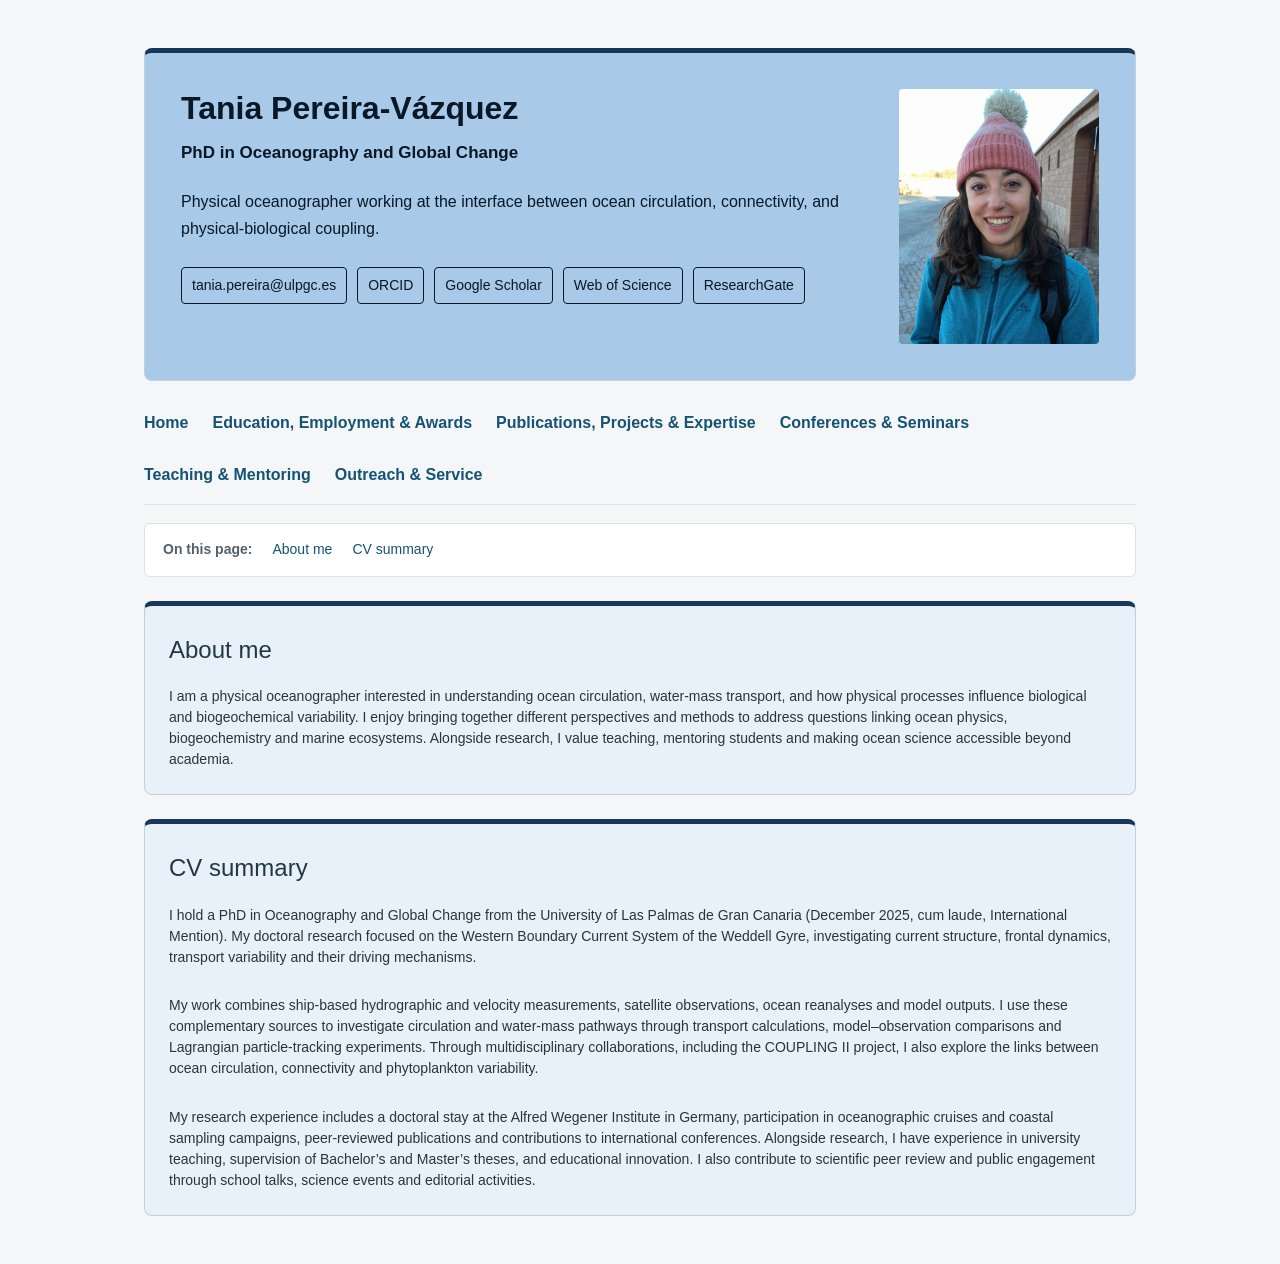
<file: index.html>
<!DOCTYPE html>
<html lang="en">
<head>
  <meta charset="UTF-8">
  <meta name="viewport" content="width=device-width, initial-scale=1">
  <title>Tania Pereira-Vázquez | Physical Oceanographer</title>
  <link rel="stylesheet" href="style.css?v=11">
</head>
<body>
   <header class="profile-card">
    <div class="profile-info">
      <h1>Tania Pereira-Vázquez</h1>

      <p class="profile-title">
        PhD in Oceanography and Global Change
      </p>

      <p class="profile-description">
Physical oceanographer working at the interface between ocean circulation, 
         connectivity, and physical-biological coupling.
      </p>

      <div class="profile-links">
        <a href="mailto:tania.pereira@ulpgc.es">
          tania.pereira@ulpgc.es
        </a>

        <a href="https://orcid.org/0000-0002-0922-5340"
            target="_blank"
            rel="noopener noreferrer">
          ORCID
        </a>

        <a href="https://scholar.google.com/citations?user=zgnxERMAAAAJ&amp;hl=es"
            target="_blank"
            rel="noopener noreferrer">
          Google Scholar
        </a>

        <a href="https://www.webofscience.com/wos/author/record/JVN-6573-2024"
            target="_blank"
            rel="noopener noreferrer">
          Web of Science
        </a>

        <a
  href="https://www.researchgate.net/profile/Tania-Pereira-Vazquez"
  target="_blank"
  rel="noopener noreferrer">
ResearchGate</a>
      </div>
    </div>

    <img
      class="profile-photo"
      src="Foto_eu_Atacama_2.jpeg"
      alt="Tania Pereira-Vázquez"
    >
  </header>

<nav class="site-nav" aria-label="Main navigation">
  <a href="index.html">Home</a>
  <a href="education.html">Education, Employment &amp; Awards</a>
  <a href="research.html">Publications, Projects &amp; Expertise</a>
  <a href="conferences.html">Conferences &amp; Seminars</a>
  <a href="teaching.html">Teaching &amp; Mentoring</a>
  <a href="outreach.html">Outreach &amp; Service</a>
</nav>

  <nav class="page-index" aria-label="On this page">
  <span>On this page:</span>
  <a href="#about">About me</a>
  <a href="#cv-summary">CV summary</a>
</nav>
  
  <main>
<section id="about" class="section-card">
  <h2>About me</h2>

  <p>
    I am a physical oceanographer interested in understanding
    ocean circulation, water-mass transport, and how physical
    processes influence biological and biogeochemical variability.
    I enjoy bringing together different perspectives and methods to address 
    questions linking ocean physics, biogeochemistry and marine ecosystems.
    Alongside research, I value teaching, mentoring students and
    making ocean science accessible beyond academia.
  </p>
</section>

<section id="cv-summary" class="section-card">
  <h2>CV summary</h2>

  <p>
    I hold a PhD in Oceanography and Global Change from the
    University of Las Palmas de Gran Canaria (December 2025, cum laude,
    International Mention). My doctoral research focused on the
    Western Boundary Current System of the Weddell Gyre,
    investigating current structure, frontal dynamics, transport
    variability and their driving mechanisms.
  </p>

  <br>

  <p>
    My work combines ship-based hydrographic and velocity
    measurements, satellite observations, ocean reanalyses and
    model outputs. I use these complementary sources to investigate
    circulation and water-mass pathways through transport
    calculations, model–observation comparisons and Lagrangian
    particle-tracking experiments. Through multidisciplinary
    collaborations, including the COUPLING II project, I also
    explore the links between ocean circulation, connectivity
    and phytoplankton variability.
  </p>

  <br>

  <p>
    My research experience includes a doctoral stay at the
    Alfred Wegener Institute in Germany, participation in
    oceanographic cruises and coastal sampling campaigns,
    peer-reviewed publications and contributions to international
    conferences. Alongside research, I have experience in university
    teaching, supervision of Bachelor’s and Master’s theses, and
    educational innovation. I also contribute to scientific peer
    review and public engagement through school talks, science
    events and editorial activities.
  </p>
</section>
  </main>
</body>
</html>
</file>
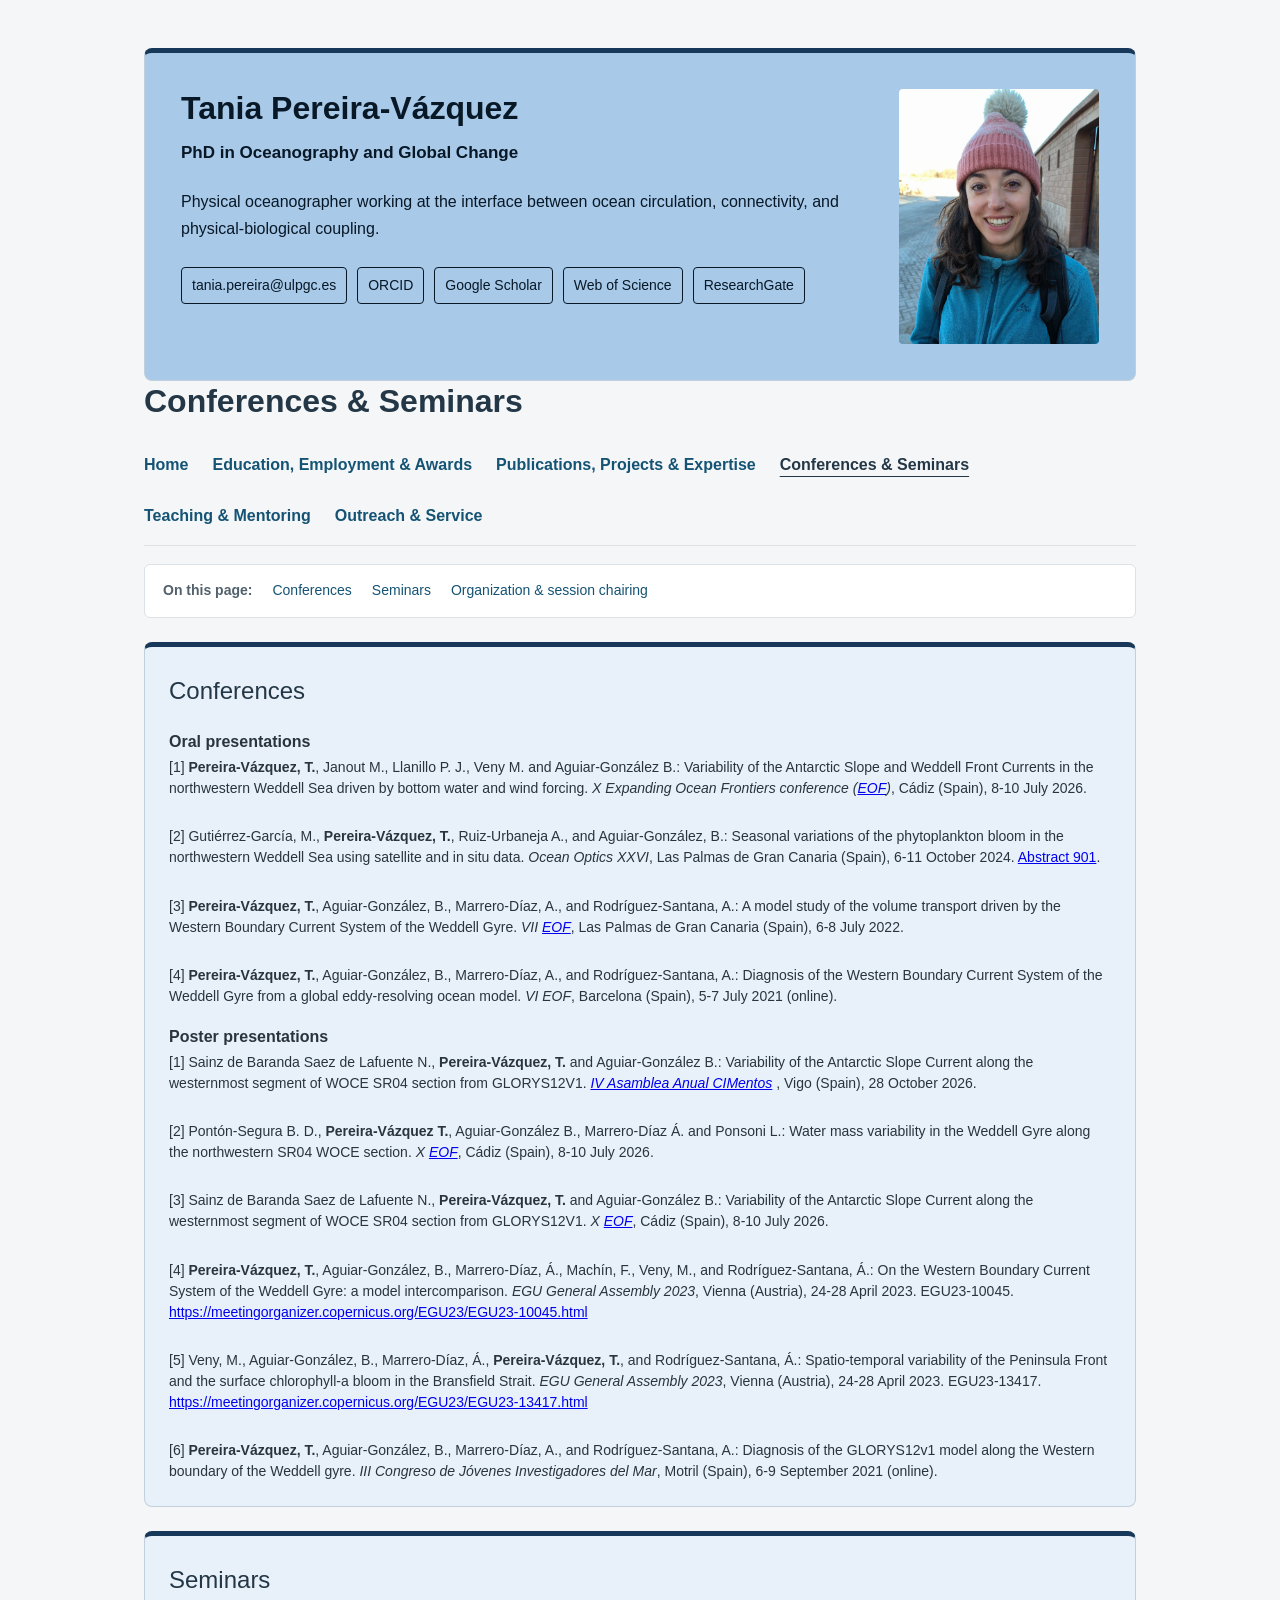
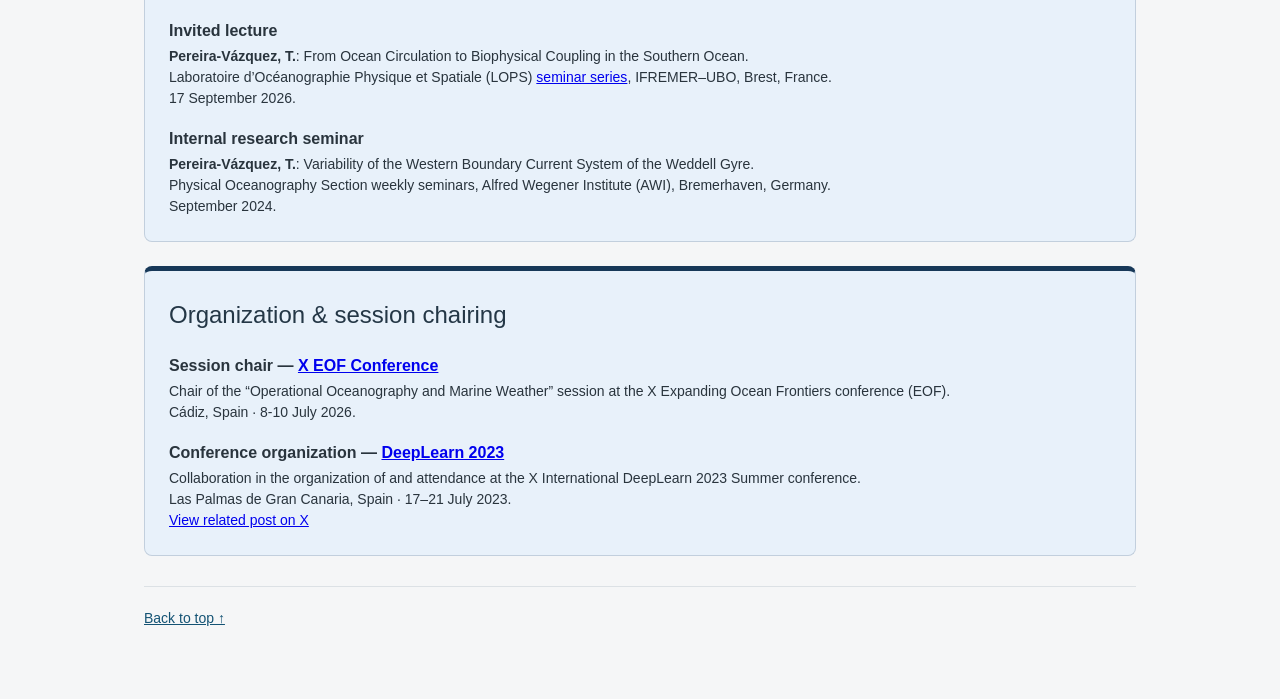
<file: conferences.html>
<!DOCTYPE html>
<html lang="en">
<head>
  <meta charset="UTF-8">
  <meta name="viewport" content="width=device-width, initial-scale=1">
  <title>Conferences &amp; Seminars | Tania Pereira-Vázquez</title>
  <link rel="stylesheet" href="style.css?v=11">
</head>

<body>
     <header class="profile-card" id="top">
    <div class="profile-info">
      <h1>Tania Pereira-Vázquez</h1>

      <p class="profile-title">
        PhD in Oceanography and Global Change
      </p>

      <p class="profile-description">
Physical oceanographer working at the interface between ocean circulation, 
         connectivity, and physical-biological coupling.
      </p>

      <div class="profile-links">
        <a href="mailto:tania.pereira@ulpgc.es">
          tania.pereira@ulpgc.es
        </a>
        <a href="https://orcid.org/0000-0002-0922-5340"
            target="_blank"
            rel="noopener noreferrer">
          ORCID
        </a>

        <a href="https://scholar.google.com/citations?user=zgnxERMAAAAJ&amp;hl=es"
            target="_blank"
            rel="noopener noreferrer">
          Google Scholar
        </a>

        <a href="https://www.webofscience.com/wos/author/record/JVN-6573-2024"
            target="_blank"
            rel="noopener noreferrer">
          Web of Science
        </a>

        <a
  href="https://www.researchgate.net/profile/Tania-Pereira-Vazquez"
  target="_blank"
  rel="noopener noreferrer">
ResearchGate</a>
        
      </div>
    </div>

    <img
      class="profile-photo"
      src="Foto_eu_Atacama_2.jpeg"
      alt="Tania Pereira-Vázquez"
    >
  </header>
  <header class="page-heading">
  
    <h1>Conferences &amp; Seminars</h1>
  </header>

  <nav class="site-nav" aria-label="Main navigation">
    <a href="index.html">Home</a>
    <a href="education.html">Education, Employment &amp; Awards</a>
    <a href="research.html">Publications, Projects &amp; Expertise</a>
    <a href="conferences.html" aria-current="page">
      Conferences &amp; Seminars
    </a>
    <a href="teaching.html">Teaching &amp; Mentoring</a>
    <a href="outreach.html">Outreach &amp; Service</a>
  </nav>

  <nav class="page-index" aria-label="On this page">
    <span>On this page:</span>
    <a href="#conferences">Conferences</a>
    <a href="#seminars">Seminars</a>
    <a href="#organization">Organization &amp; session chairing</a>
  </nav>

  <main>
<section id="conferences" class="section-card">
  <h2>Conferences</h2>

  <h3>Oral presentations</h3>

  <p>
  [1] <strong>Pereira-Vázquez, T.</strong>, Janout M.,
  Llanillo P. J., Veny M. and Aguiar-González B.:
  Variability of the Antarctic Slope and Weddell Front
  Currents in the northwestern Weddell Sea driven by
  bottom water and wind forcing.
  <em>X Expanding Ocean Frontiers conference
    (<a href="https://ismscadiz.es/programa-eof"
        target="_blank"
        rel="noopener noreferrer">EOF</a>)</em>,
  Cádiz (Spain), 8-10 July 2026.
</p>

  <br>

  <p>
    [2] Gutiérrez-García, M.,
    <strong>Pereira-Vázquez, T.</strong>, Ruiz-Urbaneja A.,
    and Aguiar-González, B.:
    Seasonal variations of the phytoplankton bloom in the
    northwestern Weddell Sea using satellite and in situ data.
    <em>Ocean Optics XXVI</em>,
    Las Palmas de Gran Canaria (Spain), 6-11 October 2024.
    <a
      href="https://2024.oceanopticsconference.org/abstract-gutierrez-garcia/"
      target="_blank"
      rel="noopener noreferrer"
    >Abstract 901</a>.
  </p>

  <br>

 <p>
  [3] <strong>Pereira-Vázquez, T.</strong>,
  Aguiar-González, B., Marrero-Díaz, A.,
  and Rodríguez-Santana, A.:
  A model study of the volume transport driven by the
  Western Boundary Current System of the Weddell Gyre.
  <em>VII <a href="https://isms-canarias.com/programa-eof"
             target="_blank"
             rel="noopener noreferrer">EOF</a></em>,
  Las Palmas de Gran Canaria (Spain), 6-8 July 2022.
</p>

  <br>

  <p>
    [4] <strong>Pereira-Vázquez, T.</strong>,
    Aguiar-González, B., Marrero-Díaz, A.,
    and Rodríguez-Santana, A.:
    Diagnosis of the Western Boundary Current System of the
    Weddell Gyre from a global eddy-resolving ocean model.
    <em>VI EOF</em>, Barcelona (Spain), 5-7 July 2021 (online).
  </p>

  <h3>Poster presentations</h3>

  <p>
  [1] Sainz de Baranda Saez de Lafuente N.,
  <strong>Pereira-Vázquez, T.</strong>
  and Aguiar-González B.:
  Variability of the Antarctic Slope Current along the
  westernmost segment of WOCE SR04 section from GLORYS12V1.
  <em>
    <a
      href="https://cim.uvigo.gal/es/2026/10/iv-asamblea-anual-cimentos/"
      target="_blank"
      rel="noopener noreferrer"
    >IV Asamblea Anual CIMentos</a>
  </em>, Vigo (Spain), 28 October 2026.
</p>

<br>

<p>
  [2] Pontón-Segura B. D.,
  <strong>Pereira-Vázquez T.</strong>,
  Aguiar-González B., Marrero-Díaz Á. and Ponsoni L.:
  Water mass variability in the Weddell Gyre along the
  northwestern SR04 WOCE section.
  <em>X <a href="https://ismscadiz.es/programa-eof"
           target="_blank"
           rel="noopener noreferrer">EOF</a></em>,
  Cádiz (Spain), 8-10 July 2026.
</p>

<br>

<p>
  [3] Sainz de Baranda Saez de Lafuente N.,
  <strong>Pereira-Vázquez, T.</strong>
  and Aguiar-González B.:
  Variability of the Antarctic Slope Current along the
  westernmost segment of WOCE SR04 section from GLORYS12V1.
  <em>X <a href="https://ismscadiz.es/programa-eof"
           target="_blank"
           rel="noopener noreferrer">EOF</a></em>,
  Cádiz (Spain), 8-10 July 2026.
</p>
  <br>

  <p>
    [4] <strong>Pereira-Vázquez, T.</strong>,
    Aguiar-González, B., Marrero-Díaz, Á., Machín, F.,
    Veny, M., and Rodríguez-Santana, Á.:
    On the Western Boundary Current System of the Weddell
    Gyre: a model intercomparison.
    <em>EGU General Assembly 2023</em>,
    Vienna (Austria), 24-28 April 2023. EGU23-10045.<br>
    <a
      href="https://meetingorganizer.copernicus.org/EGU23/EGU23-10045.html"
      target="_blank"
      rel="noopener noreferrer"
    >https://meetingorganizer.copernicus.org/EGU23/EGU23-10045.html</a>
  </p>

  <br>

  <p>
    [5] Veny, M., Aguiar-González, B., Marrero-Díaz, Á.,
    <strong>Pereira-Vázquez, T.</strong>,
    and Rodríguez-Santana, Á.:
    Spatio-temporal variability of the Peninsula Front and
    the surface chlorophyll-a bloom in the Bransfield Strait.
    <em>EGU General Assembly 2023</em>,
    Vienna (Austria), 24-28 April 2023. EGU23-13417.<br>
    <a
      href="https://meetingorganizer.copernicus.org/EGU23/EGU23-13417.html"
      target="_blank"
      rel="noopener noreferrer"
    >https://meetingorganizer.copernicus.org/EGU23/EGU23-13417.html</a>
  </p>

  <br>

  <p>
    [6] <strong>Pereira-Vázquez, T.</strong>,
    Aguiar-González, B., Marrero-Díaz, A.,
    and Rodríguez-Santana, A.:
    Diagnosis of the GLORYS12v1 model along the Western
    boundary of the Weddell gyre.
    <em>III Congreso de Jóvenes Investigadores del Mar</em>,
    Motril (Spain), 6-9 September 2021 (online).
  </p>
</section>

<section id="seminars" class="section-card">
  <h2>Seminars</h2>

  <h3>Invited lecture</h3>

  <p>
    <strong>Pereira-Vázquez, T.</strong>:
    From Ocean Circulation to Biophysical Coupling
    in the Southern Ocean.<br>
    Laboratoire d’Océanographie Physique et Spatiale
    (LOPS) <a href="https://www.umr-lops.fr/seminars/"
    target="_blank"
    rel="noopener noreferrer">seminar series</a>, IFREMER–UBO,
    Brest, France.<br>
    17 September 2026.
  </p>

  <h3>Internal research seminar</h3>
<p>
  <strong>Pereira-Vázquez, T.</strong>:
  Variability of the Western Boundary Current System
  of the Weddell Gyre.<br>
  Physical Oceanography Section weekly seminars,
  Alfred Wegener Institute (AWI),
  Bremerhaven, Germany.<br>
  September 2024.
</p>
</section>

<section id="organization" class="section-card">
  <h2>Organization &amp; session chairing</h2>

 <h3>
  Session chair —
  <a href="https://ismscadiz.es/programa-eof"
     target="_blank"
     rel="noopener noreferrer">X EOF Conference</a>
</h3>
  <p>
    Chair of the “Operational Oceanography and Marine Weather”
    session at the X Expanding Ocean Frontiers conference (EOF).<br>
    Cádiz, Spain · 8-10 July 2026.
  </p>

  <h3>
  Conference organization —
  <a href="https://deeplearn.irdta.eu/2023su/"
     target="_blank"
     rel="noopener noreferrer">DeepLearn 2023</a>
</h3>
<p>
  Collaboration in the organization of and attendance at
  the X International DeepLearn 2023 Summer conference.<br>
  Las Palmas de Gran Canaria, Spain · 17–21 July 2023.<br>
  <a
    href="https://x.com/taniapvz28/status/1681241855101480960"
    target="_blank"
    rel="noopener noreferrer"
  >View related post on X</a>
</p>
</section>
  </main>

  <footer class="site-footer">
    <a href="#top">Back to top ↑</a>
  </footer>
</body>
</html>
</file>
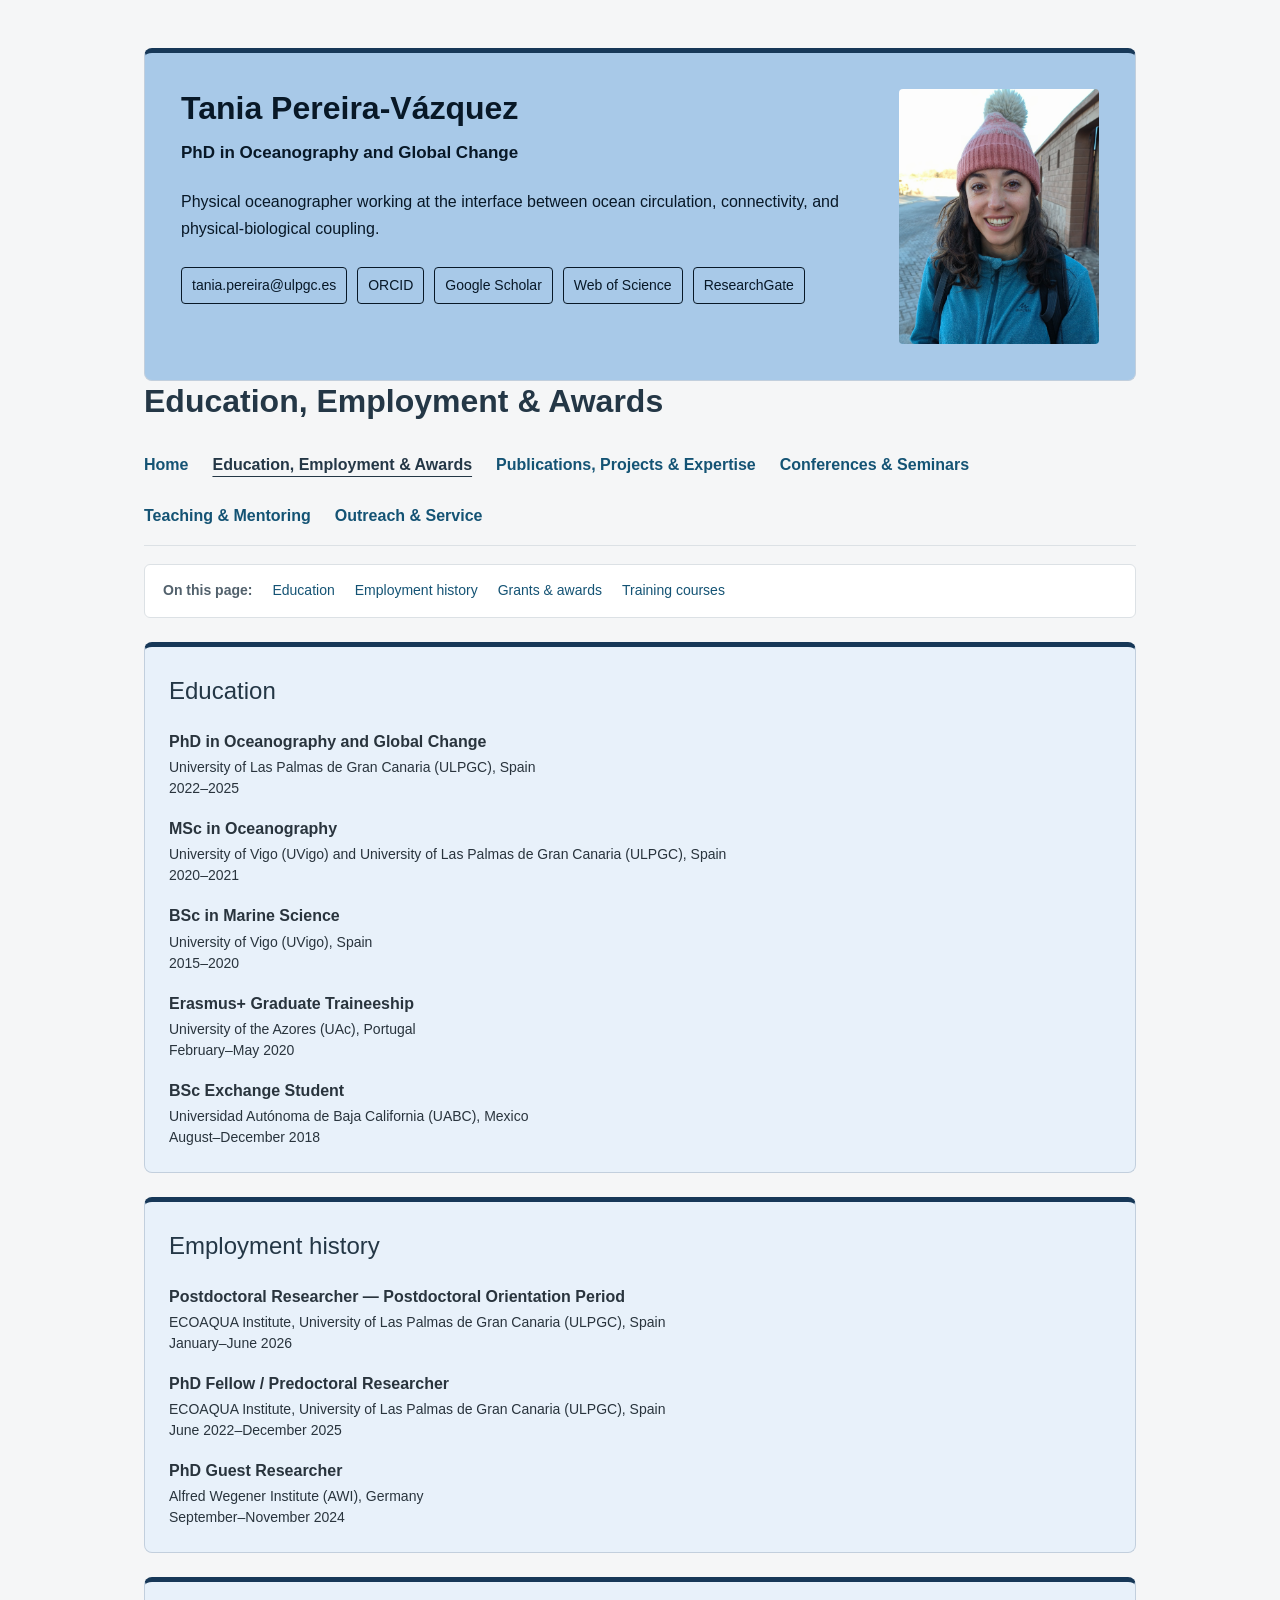
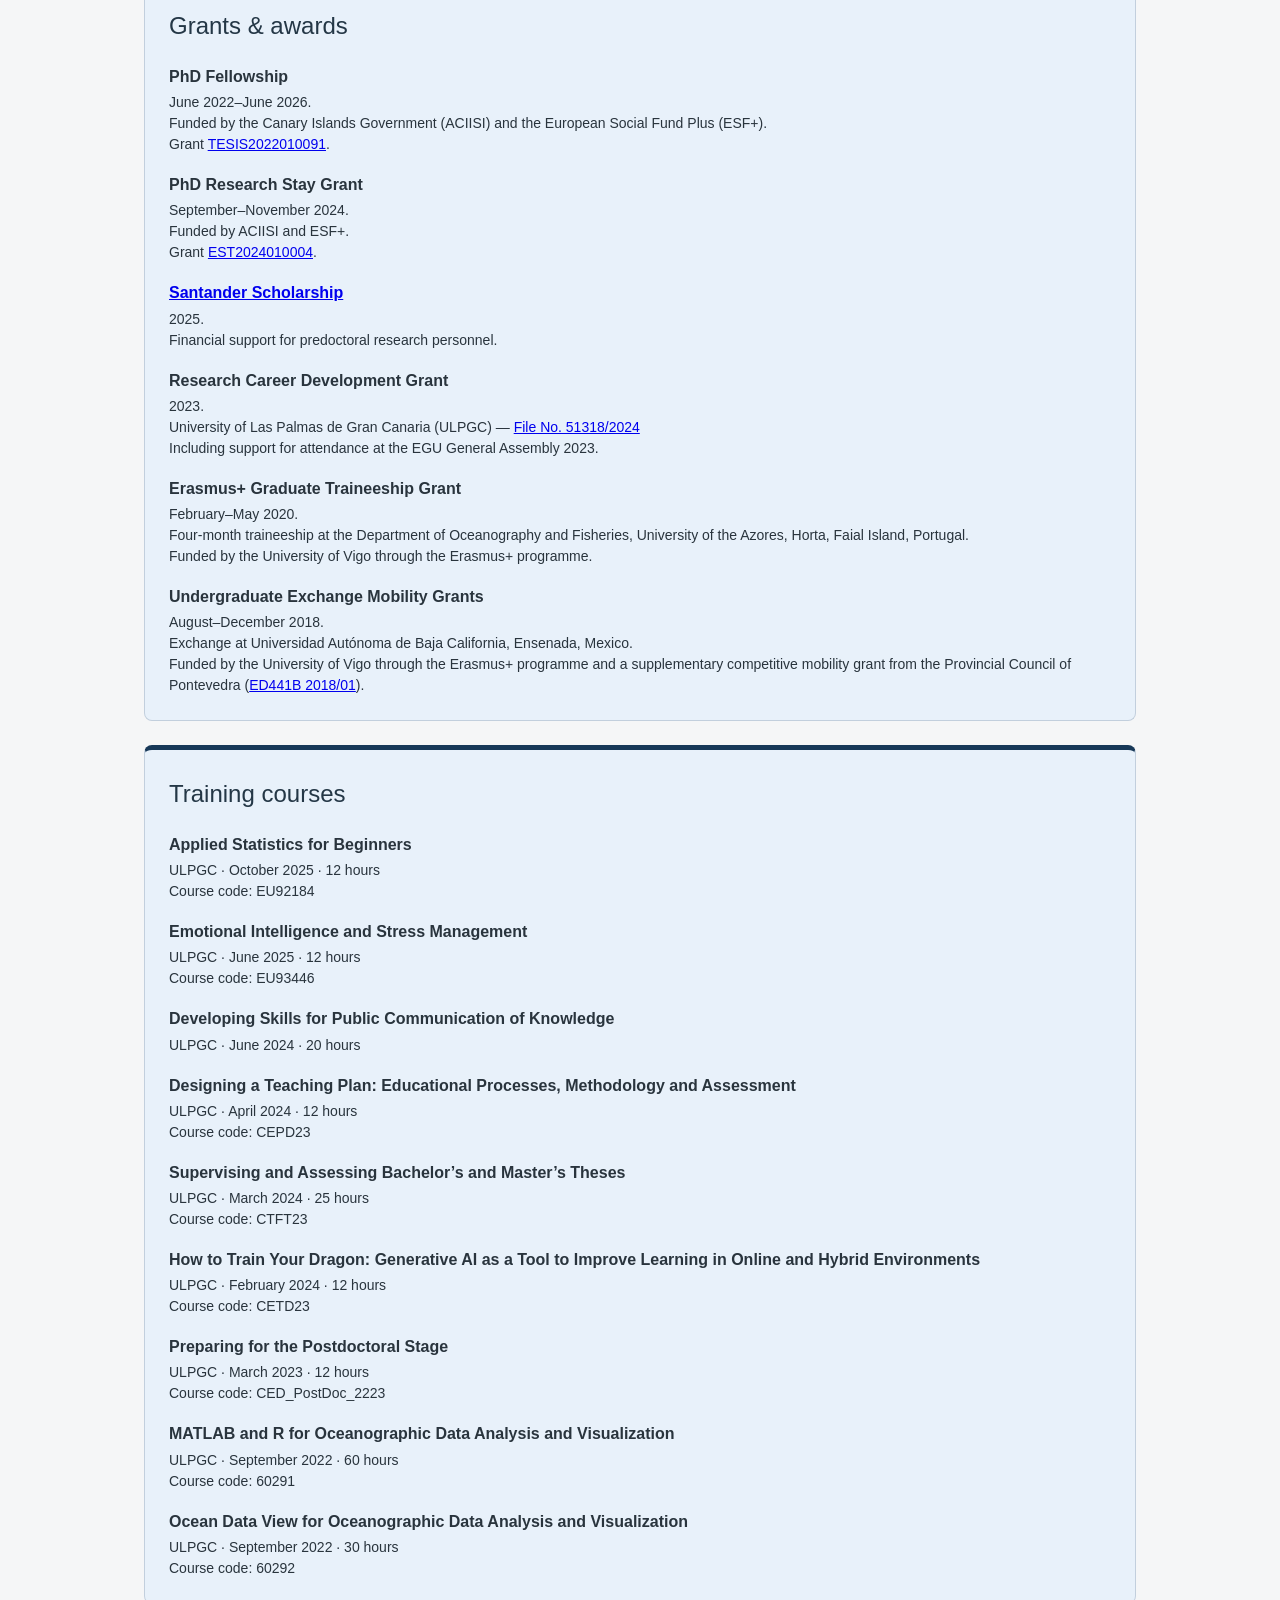
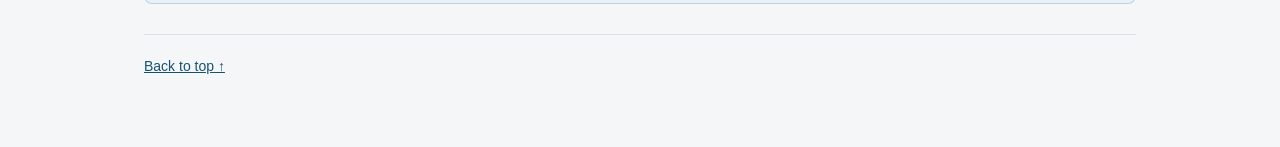
<file: education.html>
<!DOCTYPE html>
<html lang="en">
<head>
  <meta charset="UTF-8">
  <meta name="viewport" content="width=device-width, initial-scale=1">
  <title>Education, Employment &amp; Awards | Tania Pereira-Vázquez</title>
  <link rel="stylesheet" href="style.css?v=11">
</head>

<body>
   <header class="profile-card" id="top">
    <div class="profile-info">
      <h1>Tania Pereira-Vázquez</h1>

      <p class="profile-title">
        PhD in Oceanography and Global Change
      </p>

      <p class="profile-description">
Physical oceanographer working at the interface between ocean circulation, 
        connectivity, and physical-biological coupling.
      </p>

      <div class="profile-links">
        <a href="mailto:tania.pereira@ulpgc.es">
          tania.pereira@ulpgc.es
        </a>

        <a href="https://orcid.org/0000-0002-0922-5340"
            target="_blank"
            rel="noopener noreferrer">
          ORCID
        </a>

        <a href="https://scholar.google.com/citations?user=zgnxERMAAAAJ&amp;hl=es"
            target="_blank"
            rel="noopener noreferrer">
          Google Scholar
        </a>

        <a href="https://www.webofscience.com/wos/author/record/JVN-6573-2024"
            target="_blank"
            rel="noopener noreferrer">
          Web of Science
        </a>

        <a
  href="https://www.researchgate.net/profile/Tania-Pereira-Vazquez"
  target="_blank"
  rel="noopener noreferrer">
ResearchGate</a>
        
      </div>
    </div>

    <img
      class="profile-photo"
      src="Foto_eu_Atacama_2.jpeg"
      alt="Tania Pereira-Vázquez"
    >
  </header>
  <header class="page-heading">
    <h1>Education, Employment &amp; Awards</h1>
  </header>

<nav class="site-nav" aria-label="Main navigation">
  <a href="index.html">Home</a>
  <a href="education.html" aria-current="page">
    Education, Employment &amp; Awards
  </a>
  <a href="research.html">Publications, Projects &amp; Expertise</a>
  <a href="conferences.html">Conferences &amp; Seminars</a>
  <a href="teaching.html">Teaching &amp; Mentoring</a>
  <a href="outreach.html">Outreach &amp; Service</a>
</nav>

<nav class="page-index" aria-label="On this page">
  <span>On this page:</span>
  <a href="#education">Education</a>
  <a href="#employment">Employment history</a>
  <a href="#grants">Grants &amp; awards</a>
  <a href="#training">Training courses</a>
</nav>

<main>
<section id="education" class="section-card">
  <h2>Education</h2>

  <h3>PhD in Oceanography and Global Change</h3>
  <p>
    University of Las Palmas de Gran Canaria (ULPGC), Spain<br>
    2022–2025
  </p>

  <h3>MSc in Oceanography</h3>
  <p>
    University of Vigo (UVigo) and University of Las Palmas
    de Gran Canaria (ULPGC), Spain<br>
    2020–2021
  </p>

  <h3>BSc in Marine Science</h3>
  <p>
    University of Vigo (UVigo), Spain<br>
    2015–2020
  </p>

  <h3>Erasmus+ Graduate Traineeship</h3>
  <p>
    University of the Azores (UAc), Portugal<br>
    February–May 2020
  </p>

  <h3>BSc Exchange Student</h3>
  <p>
    Universidad Autónoma de Baja California (UABC), Mexico<br>
    August–December 2018
  </p>
</section>

<section id="employment" class="section-card">
  <h2>Employment history</h2>

  <h3>Postdoctoral Researcher — Postdoctoral Orientation Period</h3>
  <p>
    ECOAQUA Institute, University of Las Palmas de Gran Canaria
    (ULPGC), Spain<br>
    January–June 2026
  </p>

  <h3>PhD Fellow / Predoctoral Researcher</h3>
  <p>
    ECOAQUA Institute, University of Las Palmas de Gran Canaria
    (ULPGC), Spain<br>
    June 2022–December 2025
  </p>

  <h3>PhD Guest Researcher</h3>
  <p>
    Alfred Wegener Institute (AWI), Germany<br>
    September–November 2024
  </p>
</section>

<section id="grants" class="section-card">
  <h2>Grants &amp; awards</h2>

  <h3>PhD Fellowship</h3>
  <p>
    June 2022–June 2026.<br>
    Funded by the Canary Islands Government (ACIISI) and the
    European Social Fund Plus (ESF+).<br>
    Grant
    <a
      href="https://sede.gobiernodecanarias.org/-/action/c002ea10-8036-11df-9987-52c39c0cc1c2/e8e67340-afe4-11e6-9a06-1eb47e039c2b/es_ES/219073b0-a197-11ea-9efb-f18cc32f5044/accionDescargarAnuncio?idAnuncio=d4d22f31-e4fc-4c5e-bf65-35e4c2069fd0&amp;p=1&amp;uriAnuncio=platino://gobcan.es/servicios/tablonanuncios/anuncio/d4d22f31-e4fc-4c5e-bf65-35e4c2069fd0&amp;i3l=es_ES&amp;i3csrf=405fd7f0-9ee0-11ee-b556-34c2c99d48a6&amp;i3id=d4d22f31-e4fc-4c5e-bf65-35e4c2069fd0&amp;i3sc&amp;i3ct=e31d0920-1f81-11e3-8cc2-12d442a06452&amp;i3d=e8e67340-afe4-11e6-9a06-1eb47e039c2b&amp;i3pt=C"
      target="_blank"
      rel="noopener noreferrer"
    >TESIS2022010091</a>.
  </p>

  <h3>PhD Research Stay Grant</h3>
  <p>
    September–November 2024.<br>
    Funded by ACIISI and ESF+.<br>
    Grant
    <a
      href="https://sede.gobiernodecanarias.org/-/action/c002ea10-8036-11df-9987-52c39c0cc1c2/e8e67340-afe4-11e6-9a06-1eb47e039c2b/es_ES/219073b0-a197-11ea-9efb-f18cc32f5044/accionDescargarAnuncio?idAnuncio=0082dc0e-837f-475c-8f53-752463e512e1&amp;p=1&amp;uriAnuncio=platino://gobcan.es/servicios/tablonanuncios/anuncio/0082dc0e-837f-475c-8f53-752463e512e1&amp;i3l=es_ES&amp;i3csrf=2054e000-b580-11f0-ab1b-b05faf56978d&amp;i3id=0082dc0e-837f-475c-8f53-752463e512e1&amp;i3sc&amp;i3ct=e31d0920-1f81-11e3-8cc2-12d442a06452&amp;i3d=e8e67340-afe4-11e6-9a06-1eb47e039c2b&amp;i3pt=C"
      target="_blank"
      rel="noopener noreferrer"
    >EST2024010004</a>.
  </p>

  <h3>
    <a
      href="https://www.ulpgc.es/sites/default/files/ArchivosULPGC/vinvestigacion/resolucion_d.pdf"
      rel="noopener noreferrer"
    >Santander Scholarship</a>
  </h3>
  <p>
    2025.<br>
    Financial support for predoctoral research personnel.
  </p>

  <h3>Research Career Development Grant</h3>
  <p>
    2023.<br>
    University of Las Palmas de Gran Canaria (ULPGC) —
<a
  href="https://www.ulpgc.es/sites/default/files/ArchivosULPGC/vinvestigacion/20251106_resolucion_resolucion_2025-0013.pdf"
  target="_blank"
  rel="noopener noreferrer"
>File No. 51318/2024</a><br>
    Including support for attendance at the EGU General Assembly 2023.
  </p>

  <h3>Erasmus+ Graduate Traineeship Grant</h3>
  <p>
    February–May 2020.<br>
    Four-month traineeship at the Department of Oceanography and
    Fisheries, University of the Azores, Horta, Faial Island, Portugal.<br>
    Funded by the University of Vigo through the Erasmus+ programme.
  </p>

  <h3>Undergraduate Exchange Mobility Grants</h3>
  <p>
    August–December 2018.<br>
    Exchange at Universidad Autónoma de Baja California,
    Ensenada, Mexico.<br>
    Funded by the University of Vigo through the Erasmus+ programme
    and a supplementary competitive mobility grant from the
    Provincial Council of Pontevedra
    (<a
      href="https://www.xunta.gal/dog/Publicados/2018/20181108/AnuncioG0534-311018-0003_es.html"
      target="_blank"
      rel="noopener noreferrer"
    >ED441B 2018/01</a>).
  </p>
</section>

<section id="training" class="section-card">
  <h2>Training courses</h2>

  <h3>Applied Statistics for Beginners</h3>
  <p>
    ULPGC · October 2025 · 12 hours<br>
    Course code: EU92184
  </p>

  <h3>Emotional Intelligence and Stress Management</h3>
  <p>
    ULPGC · June 2025 · 12 hours<br>
    Course code: EU93446
  </p>

  <h3>Developing Skills for Public Communication of Knowledge</h3>
  <p>
    ULPGC · June 2024 · 20 hours
  </p>

  <h3>Designing a Teaching Plan: Educational Processes,
    Methodology and Assessment</h3>
  <p>
    ULPGC · April 2024 · 12 hours<br>
    Course code: CEPD23
  </p>

  <h3>Supervising and Assessing Bachelor’s and Master’s Theses</h3>
  <p>
    ULPGC · March 2024 · 25 hours<br>
    Course code: CTFT23
  </p>

  <h3>How to Train Your Dragon: Generative AI as a Tool
    to Improve Learning in Online and Hybrid Environments</h3>
  <p>
    ULPGC · February 2024 · 12 hours<br>
    Course code: CETD23
  </p>

  <h3>Preparing for the Postdoctoral Stage</h3>
  <p>
    ULPGC · March 2023 · 12 hours<br>
    Course code: CED_PostDoc_2223
  </p>

  <h3>MATLAB and R for Oceanographic Data Analysis
    and Visualization</h3>
  <p>
    ULPGC · September 2022 · 60 hours<br>
    Course code: 60291
  </p>

  <h3>Ocean Data View for Oceanographic Data Analysis
    and Visualization</h3>
  <p>
    ULPGC · September 2022 · 30 hours<br>
    Course code: 60292
  </p>
</section>
</main>

  <footer class="site-footer">
    <a href="#top">Back to top ↑</a>
  </footer>
</body>
</html>
</file>
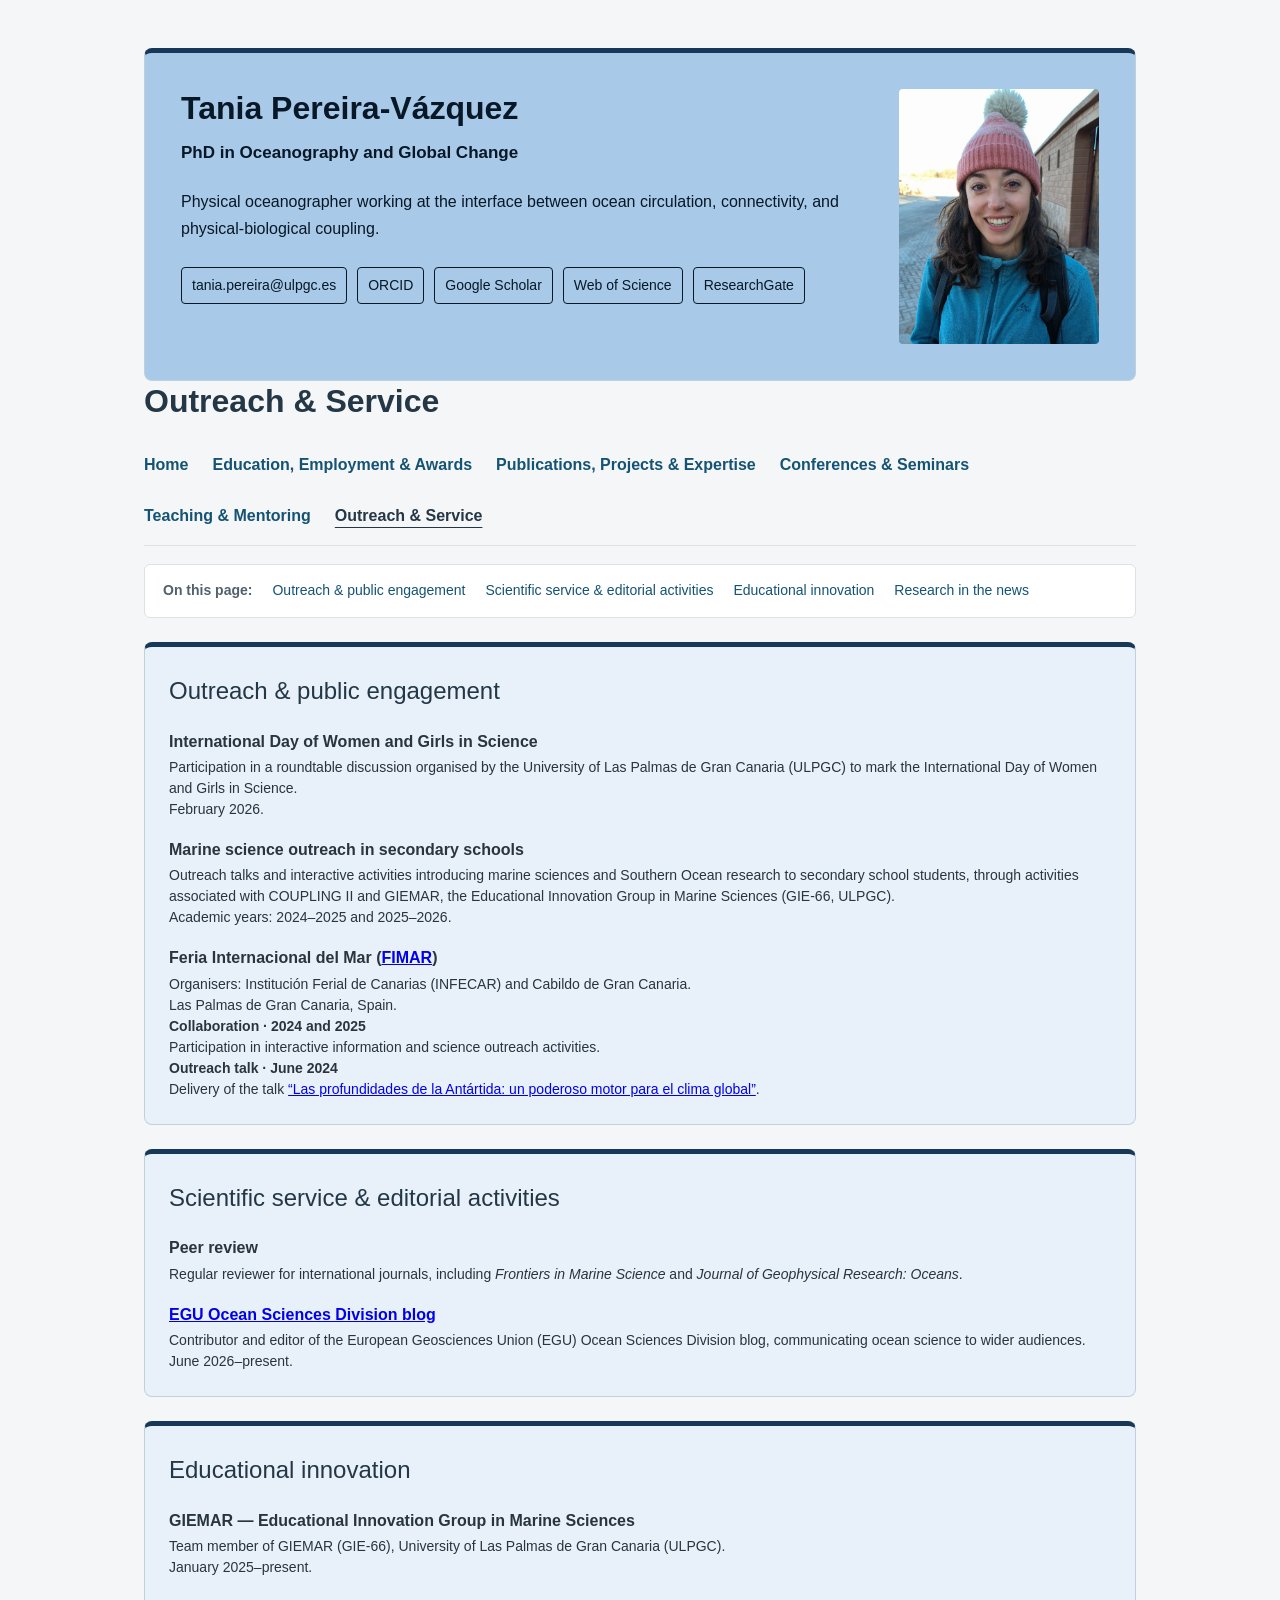
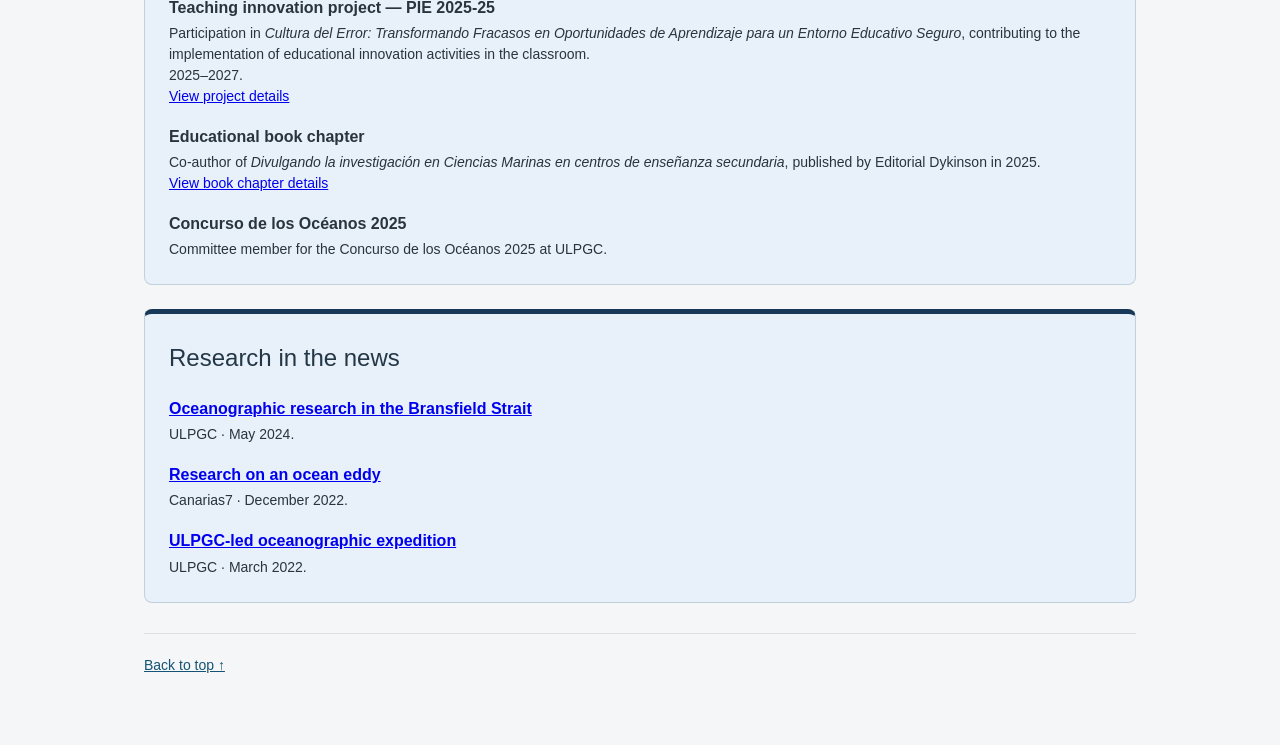
<file: outreach.html>
<!DOCTYPE html>
<html lang="en">
<head>
  <meta charset="UTF-8">
  <meta name="viewport" content="width=device-width, initial-scale=1">
  <title>Outreach &amp; Service | Tania Pereira-Vázquez</title>
  <link rel="stylesheet" href="style.css?v=11">
</head>

<body>
     <header class="profile-card" id="top">
    <div class="profile-info">
      <h1>Tania Pereira-Vázquez</h1>

      <p class="profile-title">
        PhD in Oceanography and Global Change
      </p>

      <p class="profile-description">
Physical oceanographer working at the interface between ocean circulation, 
        connectivity, and physical-biological coupling.
      </p>

      <div class="profile-links">
        <a href="mailto:tania.pereira@ulpgc.es">
          tania.pereira@ulpgc.es
        </a>

        <a href="https://orcid.org/0000-0002-0922-5340"
            target="_blank"
            rel="noopener noreferrer">
          ORCID
        </a>

        <a href="https://scholar.google.com/citations?user=zgnxERMAAAAJ&amp;hl=es"
            target="_blank"
            rel="noopener noreferrer">
          Google Scholar
        </a>

        <a href="https://www.webofscience.com/wos/author/record/JVN-6573-2024"
            target="_blank"
            rel="noopener noreferrer">
          Web of Science
        </a>

        <a
  href="https://www.researchgate.net/profile/Tania-Pereira-Vazquez"
  target="_blank"
  rel="noopener noreferrer">
ResearchGate</a>
      </div>
    </div>

    <img
      class="profile-photo"
      src="Foto_eu_Atacama_2.jpeg"
      alt="Tania Pereira-Vázquez"
    >
  </header>
  <header class="page-heading">
    <h1>Outreach &amp; Service</h1>
  </header>

  <nav class="site-nav" aria-label="Main navigation">
    <a href="index.html">Home</a>
    <a href="education.html">Education, Employment &amp; Awards</a>
    <a href="research.html">Publications, Projects &amp; Expertise</a>
    <a href="conferences.html">Conferences &amp; Seminars</a>
    <a href="teaching.html">Teaching &amp; Mentoring</a>
    <a href="outreach.html" aria-current="page">
      Outreach &amp; Service
    </a>
  </nav>

<nav class="page-index" aria-label="On this page">
  <span>On this page:</span>
  <a href="#outreach">Outreach &amp; public engagement</a>
  <a href="#service">Scientific service &amp; editorial activities</a>
   <a href="#educational-innovation">Educational innovation</a>
  <a href="#news">Research in the news</a>
</nav>

<main>
<section id="outreach" class="section-card">
  <h2>Outreach &amp; public engagement</h2>

  <h3>International Day of Women and Girls in Science</h3>
  <p>
    Participation in a roundtable discussion organised by
    the University of Las Palmas de Gran Canaria (ULPGC)
    to mark the International Day of Women and Girls in Science.<br>
    February 2026.
  </p>

  <h3>Marine science outreach in secondary schools</h3>
  <p>
    Outreach talks and interactive activities introducing
    marine sciences and Southern Ocean research to secondary
    school students, through activities associated with
    COUPLING II and GIEMAR, the Educational Innovation Group
    in Marine Sciences (GIE-66, ULPGC).<br>
    Academic years: 2024–2025 and 2025–2026.
  </p>

<h3>
  Feria Internacional del Mar
  (<a
    href="https://feriainternacionaldelmar.com/"
    target="_blank"
    rel="noopener noreferrer"
  >FIMAR</a>)
</h3>

<p>
  Organisers: Institución Ferial de Canarias (INFECAR)
  and Cabildo de Gran Canaria.<br>
  Las Palmas de Gran Canaria, Spain.
</p>

<p>
  <strong>Collaboration · 2024 and 2025</strong><br>
  Participation in interactive information and science
  outreach activities.
</p>

<p>
  <strong>Outreach talk · June 2024</strong><br>
  Delivery of the talk
  <a
    href="https://x.com/DOYCAG/status/1799494849894240765"
    target="_blank"
    rel="noopener noreferrer"
  >“Las profundidades de la Antártida: un poderoso motor
  para el clima global”</a>.
</p>
</section>


<section id="service" class="section-card">
  <h2>Scientific service &amp; editorial activities</h2>

  <h3>Peer review</h3>
  <p>
    Regular reviewer for international journals, including
    <em>Frontiers in Marine Science</em> and
    <em>Journal of Geophysical Research: Oceans</em>.
  </p>

  <h3>
  <a
    href="https://blogs.egu.eu/divisions/os/"
    rel="noopener noreferrer"
  >EGU Ocean Sciences Division blog</a>
</h3>
  <p>
    Contributor and editor of the European Geosciences Union
    (EGU) Ocean Sciences Division blog, communicating ocean
    science to wider audiences.<br>
    June 2026–present.
  </p>
</section>

<section id="educational-innovation" class="section-card">
  <h2>Educational innovation</h2>

  <h3>GIEMAR — Educational Innovation Group in Marine Sciences</h3>
  <p>
    Team member of GIEMAR (GIE-66), University of Las Palmas
    de Gran Canaria (ULPGC).<br>
    January 2025–present.
  </p>

  <h3>Teaching innovation project — PIE 2025-25</h3>
  <p>
    Participation in <em>Cultura del Error: Transformando
    Fracasos en Oportunidades de Aprendizaje para un Entorno
    Educativo Seguro</em>, contributing to the implementation
    of educational innovation activities in the classroom.<br>
    2025–2027.<br>
    <a href="research.html#projects">View project details</a>
  </p>

  <h3>Educational book chapter</h3>
  <p>
    Co-author of <em>Divulgando la investigación en Ciencias
    Marinas en centros de enseñanza secundaria</em>,
    published by Editorial Dykinson in 2025.<br>
    <a
      href="https://dialnet.unirioja.es/servlet/articulo?codigo=10120340"
      target="_blank"
      rel="noopener noreferrer"
    >View book chapter details</a>
  </p>

  <h3>Concurso de los Océanos 2025</h3>
  <p>
    Committee member for the Concurso de los Océanos 2025
    at ULPGC.
  </p>
</section>
  
<section id="news" class="section-card">
  <h2>Research in the news</h2>

  <h3>
    <a
      href="https://www10.ulpgc.es/noticia/2024/05/15/ecoaqua-centros-lideres-investigacion-oceanografia-del-estrecho-bransfield"
      target="_blank"
      rel="noopener noreferrer"
    >Oceanographic research in the Bransfield Strait</a>
  </h3>
  <p>
    ULPGC · May 2024.
  </p>

  <h3>
    <a
      href="https://www.canarias7.es/sociedad/ciencia/estudian-remolino-marino-20221219141145-nt.html"
      target="_blank"
      rel="noopener noreferrer"
    >Research on an ocean eddy</a>
  </h3>
  <p>
    Canarias7 · December 2022.
  </p>

  <h3>
    <a
      href="https://www10.ulpgc.es/noticia/2022/03/11/miercoles-16-marzo-concluye-sudafrica-campana-oceanografica-liderada-ulpgc-que"
      target="_blank"
      rel="noopener noreferrer"
    >ULPGC-led oceanographic expedition</a>
  </h3>
  <p>
    ULPGC · March 2022.
  </p>
</section>
</main>
  <footer class="site-footer">
    <a href="#top">Back to top ↑</a>
  </footer>
</body>
</html>
</file>
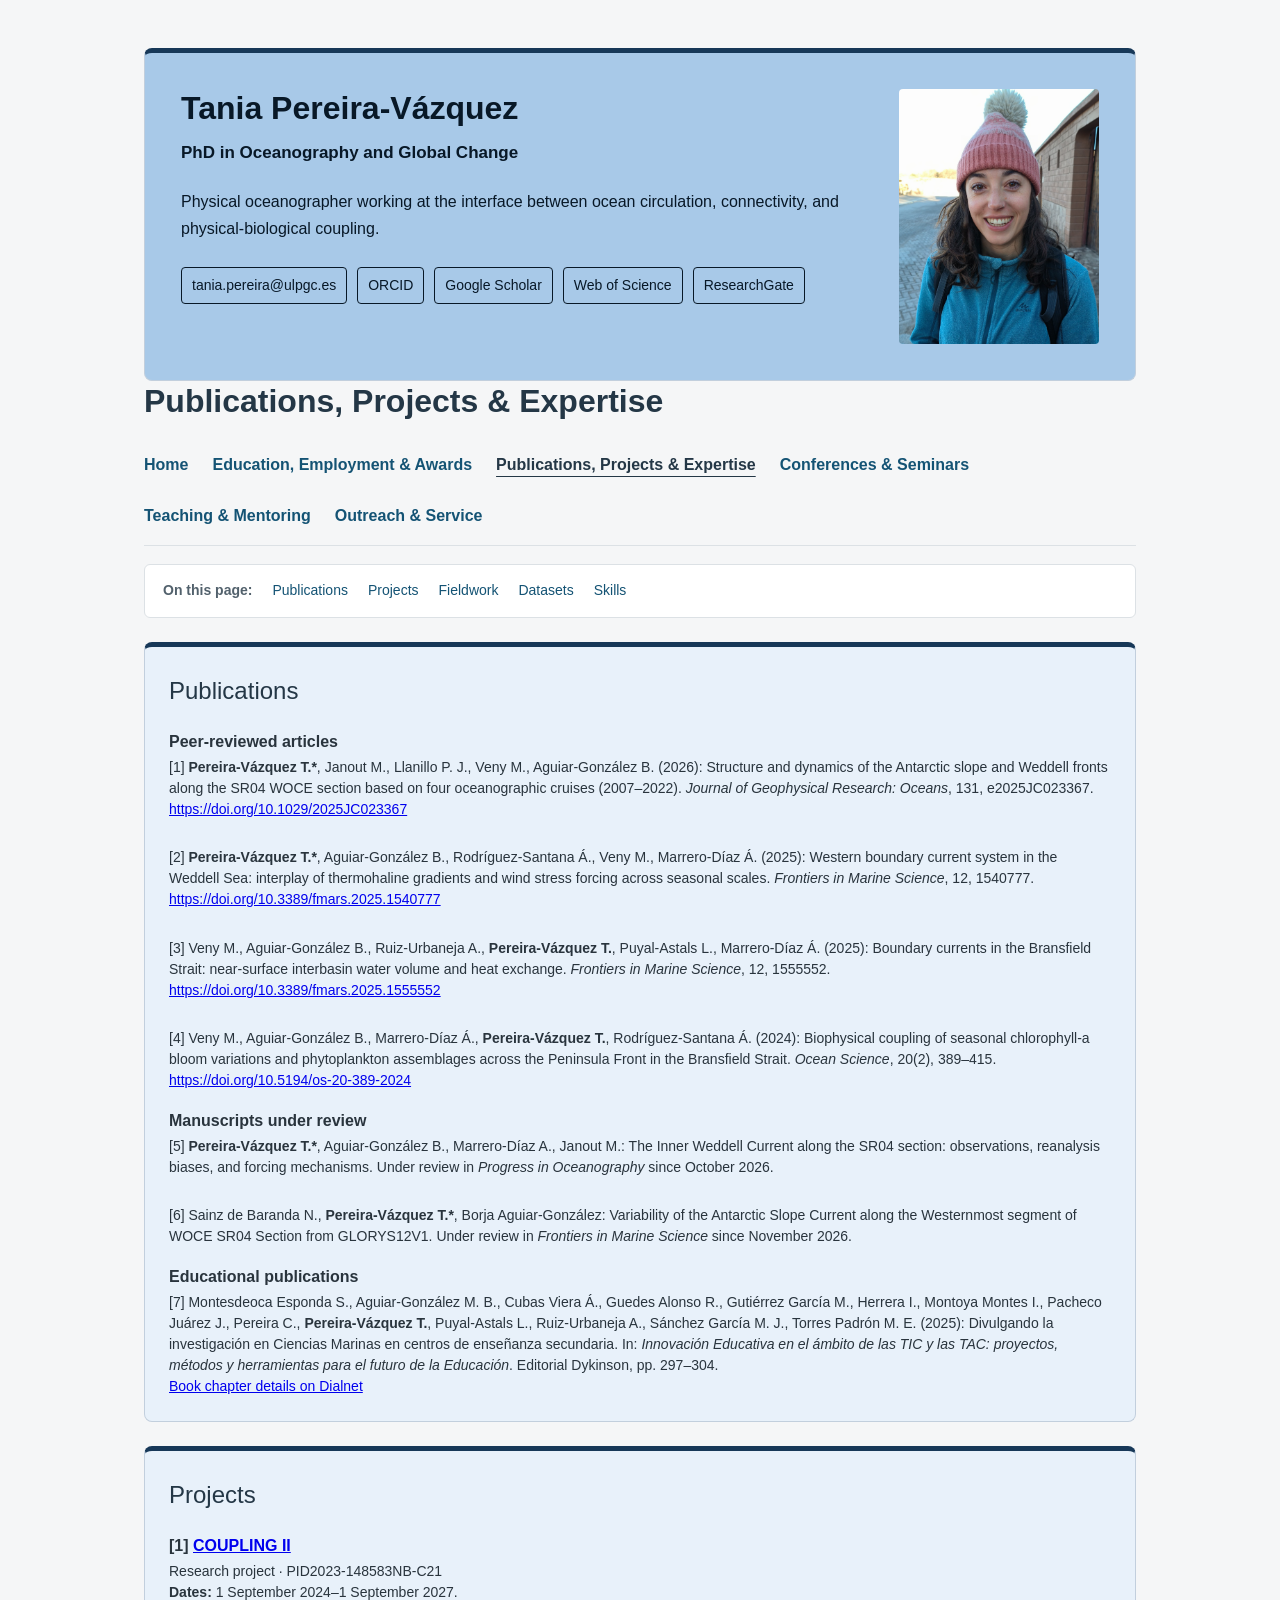
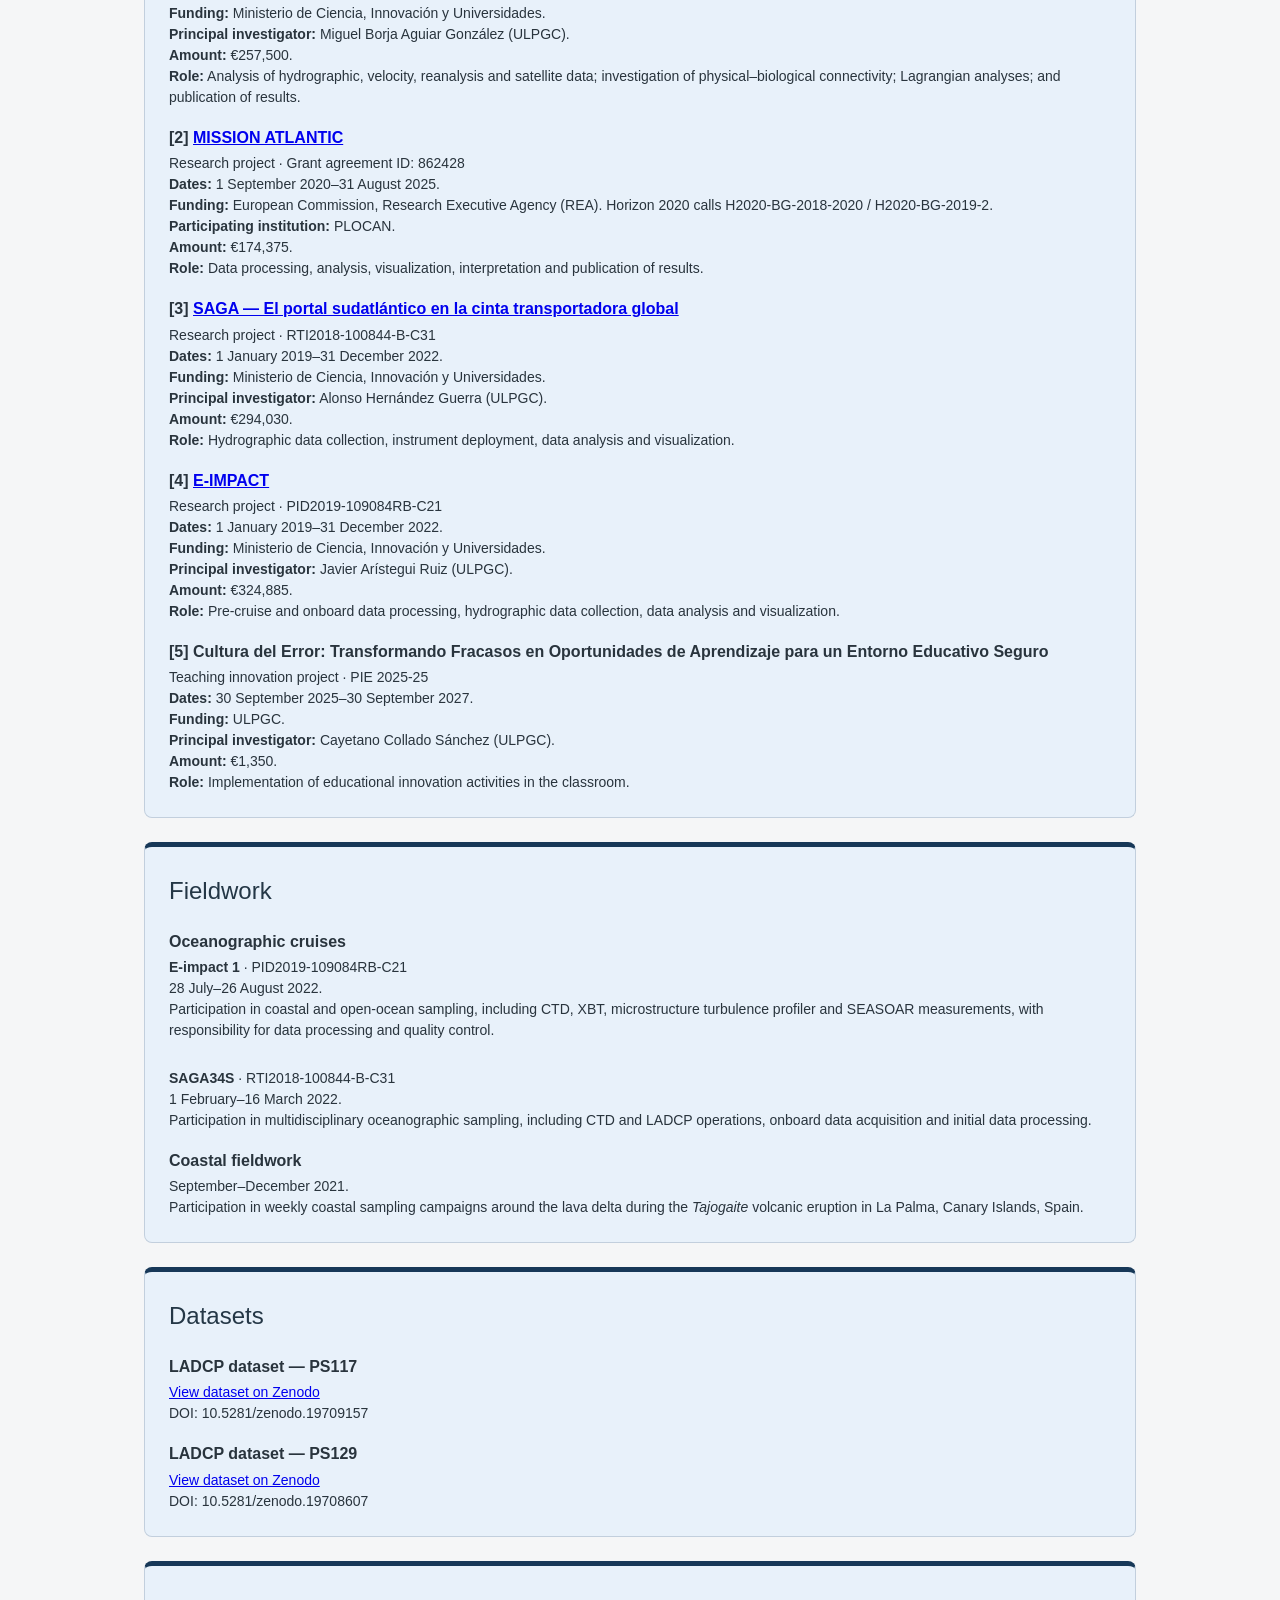
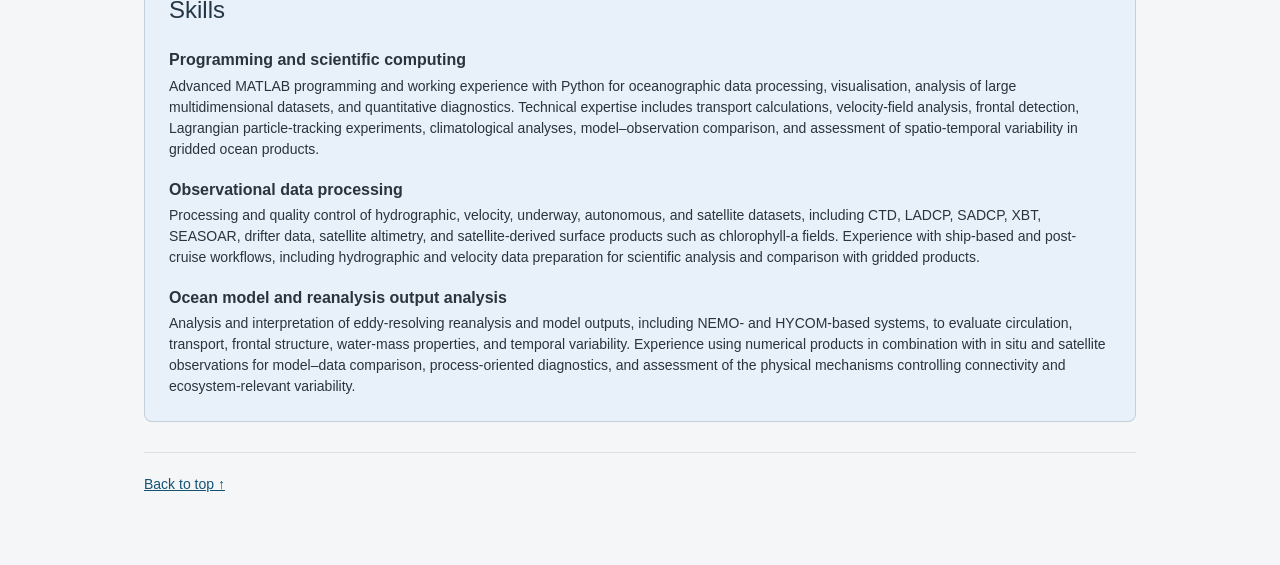
<file: research.html>
<!DOCTYPE html>
<html lang="en">
<head>
  <meta charset="UTF-8">
  <meta name="viewport" content="width=device-width, initial-scale=1">
  <title>Publications, Projects &amp; Expertise | Tania Pereira-Vázquez</title>
  <link rel="stylesheet" href="style.css?v=11">
</head>

<body>
     <header class="profile-card" id="top">
    <div class="profile-info">
      <h1>Tania Pereira-Vázquez</h1>

      <p class="profile-title">
        PhD in Oceanography and Global Change
      </p>

      <p class="profile-description">
Physical oceanographer working at the interface between ocean circulation, 
        connectivity, and physical-biological coupling.
      </p>

      <div class="profile-links">
        <a href="mailto:tania.pereira@ulpgc.es">
          tania.pereira@ulpgc.es
        </a>

        <a href="https://orcid.org/0000-0002-0922-5340"
            target="_blank"
            rel="noopener noreferrer">
          ORCID
        </a>

        <a href="https://scholar.google.com/citations?user=zgnxERMAAAAJ&amp;hl=es"
            target="_blank"
            rel="noopener noreferrer">
          Google Scholar
        </a>

        <a href="https://www.webofscience.com/wos/author/record/JVN-6573-2024"
            target="_blank"
            rel="noopener noreferrer">
          Web of Science
        </a>

        <a
  href="https://www.researchgate.net/profile/Tania-Pereira-Vazquez"
  target="_blank"
  rel="noopener noreferrer">
ResearchGate</a>
      </div>
    </div>

    <img
      class="profile-photo"
      src="Foto_eu_Atacama_2.jpeg"
      alt="Tania Pereira-Vázquez"
    >
  </header>
  <header class="page-heading">
    <h1>Publications, Projects &amp; Expertise</h1>
  </header>

<nav class="site-nav" aria-label="Main navigation">
  <a href="index.html">Home</a>
  <a href="education.html">Education, Employment &amp; Awards</a>
  <a href="research.html" aria-current="page">
    Publications, Projects &amp; Expertise
  </a>
  <a href="conferences.html">Conferences &amp; Seminars</a>
  <a href="teaching.html">Teaching &amp; Mentoring</a>
  <a href="outreach.html">Outreach &amp; Service</a>
</nav>

<nav class="page-index" aria-label="On this page">
  <span>On this page:</span>
  <a href="#publications">Publications</a>
  <a href="#projects">Projects</a>
  <a href="#fieldwork">Fieldwork</a>
  <a href="#datasets">Datasets</a>
  <a href="#skills">Skills</a>
</nav>

<main>
<section id="publications" class="section-card">
  <h2>Publications</h2>

  <h3>Peer-reviewed articles</h3>

  <p>
    [1] <strong>Pereira-Vázquez T.*</strong>, Janout M.,
    Llanillo P. J., Veny M., Aguiar-González B. (2026):
    Structure and dynamics of the Antarctic slope and Weddell
    fronts along the SR04 WOCE section based on four oceanographic
    cruises (2007–2022).
    <em>Journal of Geophysical Research: Oceans</em>,
    131, e2025JC023367.<br>
    <a href="https://doi.org/10.1029/2025JC023367"
       target="_blank" rel="noopener noreferrer">
      https://doi.org/10.1029/2025JC023367
    </a>
  </p>

  <br>

  <p>
    [2] <strong>Pereira-Vázquez T.*</strong>, Aguiar-González B.,
    Rodríguez-Santana Á., Veny M., Marrero-Díaz Á. (2025):
    Western boundary current system in the Weddell Sea:
    interplay of thermohaline gradients and wind stress forcing
    across seasonal scales.
    <em>Frontiers in Marine Science</em>, 12, 1540777.<br>
    <a href="https://doi.org/10.3389/fmars.2025.1540777"
       target="_blank" rel="noopener noreferrer">
      https://doi.org/10.3389/fmars.2025.1540777
    </a>
  </p>

  <br>

  <p>
    [3] Veny M., Aguiar-González B., Ruiz-Urbaneja A.,
    <strong>Pereira-Vázquez T.</strong>, Puyal-Astals L.,
    Marrero-Díaz Á. (2025):
    Boundary currents in the Bransfield Strait:
    near-surface interbasin water volume and heat exchange.
    <em>Frontiers in Marine Science</em>, 12, 1555552.<br>
    <a href="https://doi.org/10.3389/fmars.2025.1555552"
       target="_blank" rel="noopener noreferrer">
      https://doi.org/10.3389/fmars.2025.1555552
    </a>
  </p>

  <br>

  <p>
    [4] Veny M., Aguiar-González B., Marrero-Díaz Á.,
    <strong>Pereira-Vázquez T.</strong>,
    Rodríguez-Santana Á. (2024):
    Biophysical coupling of seasonal chlorophyll-a bloom
    variations and phytoplankton assemblages across the
    Peninsula Front in the Bransfield Strait.
    <em>Ocean Science</em>, 20(2), 389–415.<br>
    <a href="https://doi.org/10.5194/os-20-389-2024"
       target="_blank" rel="noopener noreferrer">
      https://doi.org/10.5194/os-20-389-2024
    </a>
  </p>

  <h3>Manuscripts under review</h3>

  <p>
    [5] <strong>Pereira-Vázquez T.*</strong>, Aguiar-González B.,
    Marrero-Díaz A., Janout M.:
    The Inner Weddell Current along the SR04 section:
    observations, reanalysis biases, and forcing mechanisms.
    Under review in <em>Progress in Oceanography</em>
    since October 2026.
  </p>
  
  <br>
  
  <p>
  [6] Sainz de Baranda N.,
  <strong>Pereira-Vázquez T.*</strong>, Borja Aguiar-González:
  Variability of the Antarctic Slope Current along the Westernmost
  segment of WOCE SR04 Section from GLORYS12V1.
  Under review in <em>Frontiers in Marine Science</em>
  since November 2026.
</p>
  
  <h3>Educational publications</h3>

  <p>
    [7] Montesdeoca Esponda S., Aguiar-González M. B.,
    Cubas Viera Á., Guedes Alonso R., Gutiérrez García M.,
    Herrera I., Montoya Montes I., Pacheco Juárez J.,
    Pereira C., <strong>Pereira-Vázquez T.</strong>,
    Puyal-Astals L., Ruiz-Urbaneja A., Sánchez García M. J.,
    Torres Padrón M. E. (2025):
    Divulgando la investigación en Ciencias Marinas en
    centros de enseñanza secundaria.
    In: <em>Innovación Educativa en el ámbito de las TIC
    y las TAC: proyectos, métodos y herramientas para el
    futuro de la Educación</em>.
    Editorial Dykinson, pp. 297–304.<br>
    <a href="https://dialnet.unirioja.es/servlet/articulo?codigo=10120340"
       target="_blank" rel="noopener noreferrer">
      Book chapter details on Dialnet
    </a>
  </p>
</section>

<section id="projects" class="section-card">
  <h2>Projects</h2>

  <h3>
    [1] <a href="https://polarcoupling.com/"
           target="_blank"
           rel="noopener noreferrer">COUPLING II</a>
  </h3>
  <p>
    Research project · PID2023-148583NB-C21<br>
    <strong>Dates:</strong> 1 September 2024–1 September 2027.<br>
    <strong>Funding:</strong> Ministerio de Ciencia, Innovación
    y Universidades.<br>
    <strong>Principal investigator:</strong>
    Miguel Borja Aguiar González (ULPGC).<br>
    <strong>Amount:</strong> €257,500.<br>
    <strong>Role:</strong> Analysis of hydrographic, velocity,
    reanalysis and satellite data; investigation of
    physical–biological connectivity; Lagrangian analyses;
    and publication of results.
  </p>

  <h3>
    [2] <a href="https://missionatlantic.eu/"
           target="_blank"
           rel="noopener noreferrer">MISSION ATLANTIC</a>
  </h3>
  <p>
    Research project · Grant agreement ID: 862428<br>
    <strong>Dates:</strong> 1 September 2020–31 August 2025.<br>
    <strong>Funding:</strong> European Commission,
    Research Executive Agency (REA).
    Horizon 2020 calls H2020-BG-2018-2020 / H2020-BG-2019-2.<br>
    <strong>Participating institution:</strong> PLOCAN.<br>
    <strong>Amount:</strong> €174,375.<br>
    <strong>Role:</strong> Data processing, analysis,
    visualization, interpretation and publication of results.
  </p>

  <h3>
    [3] <a
      href="https://uoc-csic.ulpgc.es/project/saga-south-atlantic-gateway-global-conveyor-belt"
      target="_blank"
      rel="noopener noreferrer"
    >SAGA — El portal sudatlántico en la cinta transportadora global</a>
  </h3>
  <p>
    Research project · RTI2018-100844-B-C31<br>
    <strong>Dates:</strong> 1 January 2019–31 December 2022.<br>
    <strong>Funding:</strong> Ministerio de Ciencia, Innovación
    y Universidades.<br>
    <strong>Principal investigator:</strong>
    Alonso Hernández Guerra (ULPGC).<br>
    <strong>Amount:</strong> €294,030.<br>
    <strong>Role:</strong> Hydrographic data collection,
    instrument deployment, data analysis and visualization.
  </p>

  <h3>
    [4] <a href="https://www.gob-iocag.ulpgc.es/e-impact"
           target="_blank"
           rel="noopener noreferrer">E-IMPACT</a>
  </h3>
  <p>
    Research project · PID2019-109084RB-C21<br>
    <strong>Dates:</strong> 1 January 2019–31 December 2022.<br>
    <strong>Funding:</strong> Ministerio de Ciencia, Innovación
    y Universidades.<br>
    <strong>Principal investigator:</strong>
    Javier Arístegui Ruiz (ULPGC).<br>
    <strong>Amount:</strong> €324,885.<br>
    <strong>Role:</strong> Pre-cruise and onboard data processing,
    hydrographic data collection, data analysis and visualization.
  </p>

  <h3>
    [5] Cultura del Error: Transformando Fracasos en Oportunidades
    de Aprendizaje para un Entorno Educativo Seguro
  </h3>
  <p>
    Teaching innovation project · PIE 2025-25<br>
    <strong>Dates:</strong> 30 September 2025–30 September 2027.<br>
    <strong>Funding:</strong> ULPGC.<br>
    <strong>Principal investigator:</strong>
    Cayetano Collado Sánchez (ULPGC).<br>
    <strong>Amount:</strong> €1,350.<br>
    <strong>Role:</strong> Implementation of educational
    innovation activities in the classroom.
  </p>
</section>

<section id="fieldwork" class="section-card">
  <h2>Fieldwork</h2>

  <h3>Oceanographic cruises</h3>

    <p>
    <strong>E-impact 1</strong> · PID2019-109084RB-C21<br>
    28 July–26 August 2022.<br>
    Participation in coastal and open-ocean sampling, including
    CTD, XBT, microstructure turbulence profiler and SEASOAR
    measurements, with responsibility for data processing
    and quality control.
  </p>
  
   <br>
  
  <p>
    <strong>SAGA34S</strong> · RTI2018-100844-B-C31<br>
    1 February–16 March 2022.<br>
    Participation in multidisciplinary oceanographic sampling,
    including CTD and LADCP operations, onboard data acquisition
    and initial data processing.
  </p>

  <h3>Coastal fieldwork</h3>

  <p>
    September–December 2021.<br>
    Participation in weekly coastal sampling campaigns
    around the lava delta during the <em>Tajogaite</em> volcanic
    eruption in La Palma, Canary Islands, Spain.
  </p>
</section>

  <section id="datasets" class="section-card">
  <h2>Datasets</h2>

  <h3>LADCP dataset — PS117</h3>
  <p>
    <a
      href="https://zenodo.org/records/19709157"
      target="_blank"
      rel="noopener noreferrer"
    >View dataset on Zenodo</a><br>
    DOI: 10.5281/zenodo.19709157
  </p>

  <h3>LADCP dataset — PS129</h3>
  <p>
    <a
      href="https://zenodo.org/records/19708607"
      target="_blank"
      rel="noopener noreferrer"
    >View dataset on Zenodo</a><br>
    DOI: 10.5281/zenodo.19708607
  </p>
</section>
  
<section id="skills" class="section-card">
  <h2>Skills</h2>

  <h3>Programming and scientific computing</h3>
  <p>
    Advanced MATLAB programming and working experience with Python
    for oceanographic data processing, visualisation, analysis of
    large multidimensional datasets, and quantitative diagnostics.
    Technical expertise includes transport calculations,
    velocity-field analysis, frontal detection, Lagrangian
    particle-tracking experiments, climatological analyses,
    model–observation comparison, and assessment of spatio-temporal
    variability in gridded ocean products.
  </p>

  <h3>Observational data processing</h3>
  <p>
    Processing and quality control of hydrographic, velocity,
    underway, autonomous, and satellite datasets, including CTD,
    LADCP, SADCP, XBT, SEASOAR, drifter data, satellite altimetry,
    and satellite-derived surface products such as chlorophyll-a
    fields. Experience with ship-based and post-cruise workflows,
    including hydrographic and velocity data preparation for
    scientific analysis and comparison with gridded products.
  </p>

  <h3>Ocean model and reanalysis output analysis</h3>
  <p>
    Analysis and interpretation of eddy-resolving reanalysis and
    model outputs, including NEMO- and HYCOM-based systems, to
    evaluate circulation, transport, frontal structure, water-mass
    properties, and temporal variability. Experience using numerical
    products in combination with in situ and satellite observations
    for model–data comparison, process-oriented diagnostics, and
    assessment of the physical mechanisms controlling connectivity
    and ecosystem-relevant variability.
  </p>
</section>

  <footer class="site-footer">
    <a href="#top">Back to top ↑</a>
  </footer>
</body>
</html>
</file>
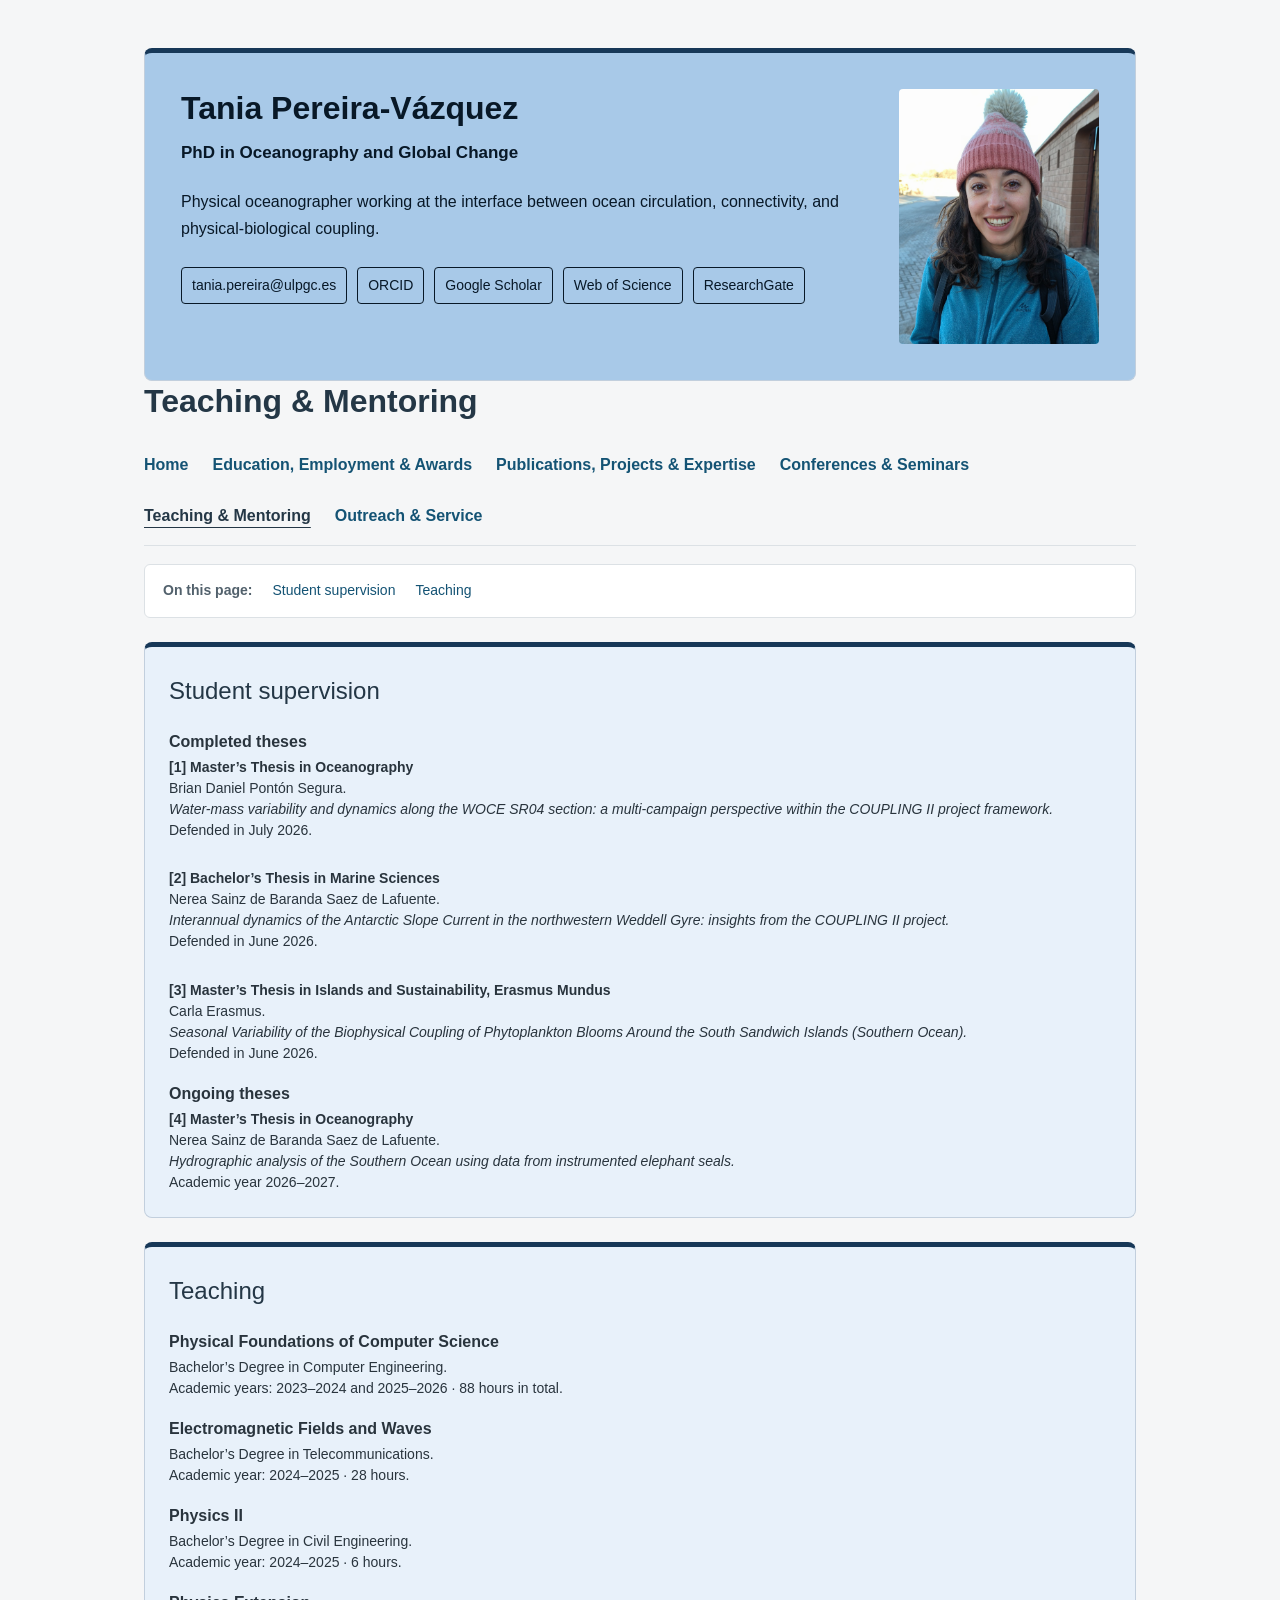
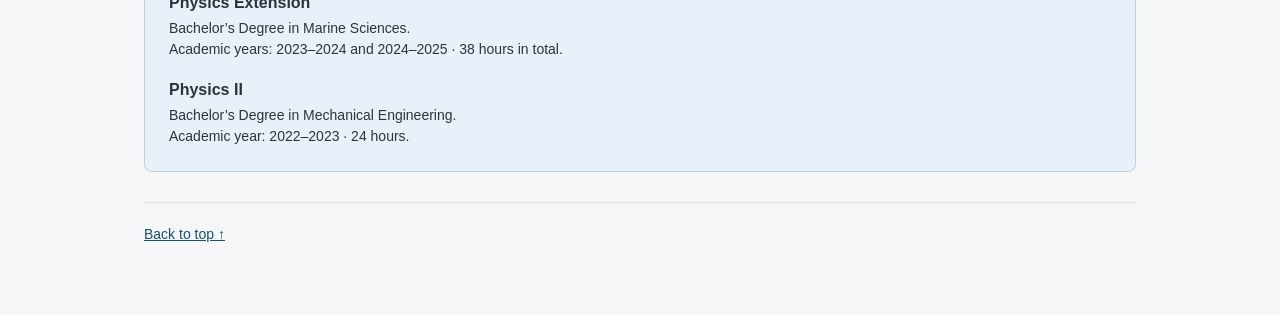
<file: teaching.html>
<!DOCTYPE html>
<html lang="en">
<head>
  <meta charset="UTF-8">
  <meta name="viewport" content="width=device-width, initial-scale=1">
  <title>Teaching &amp; Mentoring | Tania Pereira-Vázquez</title>
  <link rel="stylesheet" href="style.css?v=11">
</head>

<body>
     <header class="profile-card" id="top">
    <div class="profile-info">
      <h1>Tania Pereira-Vázquez</h1>

      <p class="profile-title">
        PhD in Oceanography and Global Change
      </p>

      <p class="profile-description">
Physical oceanographer working at the interface between ocean circulation, 
        connectivity, and physical-biological coupling.
      </p>

      <div class="profile-links">
        <a href="mailto:tania.pereira@ulpgc.es">
          tania.pereira@ulpgc.es
        </a>

           <a href="https://orcid.org/0000-0002-0922-5340"
            target="_blank"
            rel="noopener noreferrer">
          ORCID
        </a>

        <a href="https://scholar.google.com/citations?user=zgnxERMAAAAJ&amp;hl=es"
            target="_blank"
            rel="noopener noreferrer">
          Google Scholar
        </a>

        <a href="https://www.webofscience.com/wos/author/record/JVN-6573-2024"
            target="_blank"
            rel="noopener noreferrer">
          Web of Science
        </a>

        <a
  href="https://www.researchgate.net/profile/Tania-Pereira-Vazquez"
  target="_blank"
  rel="noopener noreferrer">
ResearchGate</a>
      </div>
    </div>

    <img
      class="profile-photo"
      src="Foto_eu_Atacama_2.jpeg"
      alt="Tania Pereira-Vázquez"
    >
  </header>
  <header class="page-heading">
    <h1>Teaching &amp; Mentoring</h1>
  </header>

<nav class="site-nav" aria-label="Main navigation">
  <a href="index.html">Home</a>
  <a href="education.html">Education, Employment &amp; Awards</a>
  <a href="research.html">Publications, Projects &amp; Expertise</a>
  <a href="conferences.html">Conferences &amp; Seminars</a>
  <a href="teaching.html" aria-current="page">
    Teaching &amp; Mentoring
  </a>
  <a href="outreach.html">Outreach &amp; Service</a>
</nav>

<nav class="page-index" aria-label="On this page">
  <span>On this page:</span>
  <a href="#supervision">Student supervision</a>
  <a href="#teaching">Teaching</a>
</nav>

<main>
<section id="supervision" class="section-card">
  <h2>Student supervision</h2>

  <h3>Completed theses</h3>

    <p>
    <strong>[1] Master’s Thesis in Oceanography</strong><br>
    Brian Daniel Pontón Segura.<br>
    <em>Water-mass variability and dynamics along the WOCE
    SR04 section: a multi-campaign perspective within the
    COUPLING II project framework.</em><br>
    Defended in July 2026.
  </p>
  
    <br>
  
  <p>
    <strong>[2] Bachelor’s Thesis in Marine Sciences</strong><br>
    Nerea Sainz de Baranda Saez de Lafuente.<br>
    <em>Interannual dynamics of the Antarctic Slope Current
    in the northwestern Weddell Gyre: insights from the
    COUPLING II project.</em><br>
    Defended in June 2026.
  </p>

  <br>

  <p>
    <strong>[3] Master’s Thesis in Islands and Sustainability,
    Erasmus Mundus</strong><br>
    Carla Erasmus.<br>
    <em>Seasonal Variability of the Biophysical Coupling
    of Phytoplankton Blooms Around the South Sandwich
    Islands (Southern Ocean).</em><br>
    Defended in June 2026.
  </p>

  <h3>Ongoing theses</h3>

  <p>
    <strong>[4] Master’s Thesis in Oceanography</strong><br>
    Nerea Sainz de Baranda Saez de Lafuente.<br>
    <em>Hydrographic analysis of the Southern Ocean using
    data from instrumented elephant seals.</em><br>
    Academic year 2026–2027.
  </p>
</section>

<section id="teaching" class="section-card">
  <h2>Teaching</h2>

<h3>Physical Foundations of Computer Science</h3>
<p>
  Bachelor’s Degree in Computer Engineering.<br>
  Academic years: 2023–2024 and 2025–2026 · 88 hours in total.
</p>

  <h3>Electromagnetic Fields and Waves</h3>
  <p>
    Bachelor’s Degree in Telecommunications.<br>
    Academic year: 2024–2025 · 28 hours.
  </p>

  <h3>Physics II</h3>
  <p>
    Bachelor’s Degree in Civil Engineering.<br>
    Academic year: 2024–2025 · 6 hours.
  </p>

  <h3>Physics Extension</h3>
  <p>
    Bachelor’s Degree in Marine Sciences.<br>
    Academic years: 2023–2024 and 2024–2025 · 38 hours in total.
  </p>

  <h3>Physics II</h3>
  <p>
    Bachelor’s Degree in Mechanical Engineering.<br>
    Academic year: 2022–2023 · 24 hours.
  </p>
</section>

  <footer class="site-footer">
    <a href="#top">Back to top ↑</a>
  </footer>
</body>
</html>
</file>
<file: style.css>
* {
  box-sizing: border-box;
}

body {
  font-family: Arial, sans-serif;
  max-width: 1040px;
  margin: 48px auto;
  padding: 0 24px;
  line-height: 1.7;
  color: #29343d;
  background-color: #f5f6f7;
}

.profile-card {
  display: flex;
  align-items: flex-start;
  gap: 40px;
  padding: 36px;
  background-color: #ffffff;
  border: 1px solid #dce1e5;
  border-radius: 8px;
}

.profile-info {
  flex: 1;
  min-width: 0;
}

.profile-card h1 {
  margin: 0 0 12px;
  font-size: 32px;
  line-height: 1.2;
  font-weight: 600;
  color: #243746;
}

.profile-title {
  margin: 0 0 20px;
  font-size: 17px;
  font-weight: 600;
  color: #52616c;
}

.profile-description {
  margin: 0 0 24px;
  font-size: 16px;
}

.profile-photo {
  display: block;
  flex-shrink: 0;
  width: 200px;
  max-width: 100%;
  height: auto;
  border-radius: 4px;
}

.profile-links {
  display: flex;
  flex-wrap: wrap;
  gap: 10px;
}

.profile-links a {
  padding: 6px 10px;
  border: 1px solid #dce1e5;
  border-radius: 4px;
  font-size: 14px;
  color: #145374;
  text-decoration: none;
  overflow-wrap: anywhere;
}

.profile-links a:hover,
.profile-links a:focus-visible {
  background-color: #eef4f7;
  border-color: #145374;
  text-decoration: underline;
}

.site-nav {
  display: flex;
  flex-wrap: wrap;
  gap: 24px;
  margin-top: 28px;
  padding-bottom: 16px;
  border-bottom: 1px solid #dce1e5;
}

.site-nav a {
  color: #145374;
  text-decoration: none;
  font-weight: 600;
}

.site-nav a:hover,
.site-nav a:focus-visible {
  text-decoration: underline;
}

section {
  padding: 30px 0;
}

section h2 {
  margin-top: 0;
  color: #243746;
  font-weight: 500;
}

@media (max-width: 700px) {
  .profile-card {
    flex-direction: column;
    gap: 24px;
    padding: 24px;
  }

  .profile-card h1 {
    font-size: 28px;
  }
}

.site-nav a[aria-current="page"] {
  color: #243746;
  text-decoration: underline;
  text-underline-offset: 6px;
}

.page-index {
  display: flex;
  flex-wrap: wrap;
  align-items: center;
  gap: 10px 20px;
  margin-top: 18px;
  padding: 14px 18px;
  background-color: #ffffff;
  border: 1px solid #dce1e5;
  border-radius: 6px;
  font-size: 14px;
}

.page-index span {
  color: #52616c;
  font-weight: 600;
}

.page-index a {
  color: #145374;
  text-decoration: none;
}

.page-index a:hover,
.page-index a:focus-visible {
  text-decoration: underline;
}

section[id] {
  scroll-margin-top: 24px;
}

.site-name {
  margin: 0 0 12px;
  font-size: 16px;
}

.site-name a {
  color: #52616c;
  text-decoration: none;
}

.site-name a:hover,
.site-name a:focus-visible {
  text-decoration: underline;
}

.page-heading h1 {
  margin: 0;
  color: #243746;
  font-size: 32px;
  line-height: 1.3;
  font-weight: 600;
}

.site-footer {
  margin-top: 30px;
  padding: 20px 0;
  border-top: 1px solid #dce1e5;
  font-size: 14px;
}

.site-footer a {
  color: #145374;
}


.section-card h3 {
  font-size: 16px;
  margin-top: 16px;
  margin-bottom: 2px;
}

.section-card p {
  font-size: 14px;
  line-height: 1.5;
  margin-top: 0;
  margin-bottom: 0;
}

@media (max-width: 600px) {
  .section-card {
    padding: 18px;
  }
}

.section-card {
  margin-top: 24px;
  padding: 24px;
  background-color: #ffffff;
  border: 1px solid #dce1e5;
  border-radius: 8px;
}

.section-card h2 {
  margin-top: 0;
  margin-bottom: 16px;
}

/* Colores y borde superior de todas las tarjetas */
.section-card,
.profile-card {
  border: 1px solid #c2cfdd;
  border-top: 5px solid #173858;
  border-radius: 8px;
}

/* Tarjetas de los apartados */
.section-card {
  background-color: #e8f1fa;
}

/* Tarjeta de presentación con fotografía */
.profile-card {
  background-color: #a8c9e8;
  color: #ffffff;
}

.profile-card h1,
.profile-card .profile-title,
.profile-card .profile-description {
  color: #ffffff;
}

/* Enlaces de contacto sobre el fondo azul */
.profile-card .profile-links a {
  color: #ffffff;
  border-color: #ffffff;
  background-color: transparent;
}

.profile-card .profile-links a:hover,
.profile-card .profile-links a:focus-visible {
  color: #173858;
  background-color: #ffffff;
  border-color: #ffffff;
}

@media (max-width: 600px) {
  .section-card {
    padding: 18px;
  }
}

.profile-card,
.profile-card h1,
.profile-card .profile-title,
.profile-card .profile-description {
  color: #081827;
}

.profile-card .profile-links a {
  color: #081827;
  border-color: #081827;
}

.profile-card .profile-links a:hover,
.profile-card .profile-links a:focus-visible {
  color: #081827;
  background-color: #ffffff;
  border-color: #081827;
}
</file>
